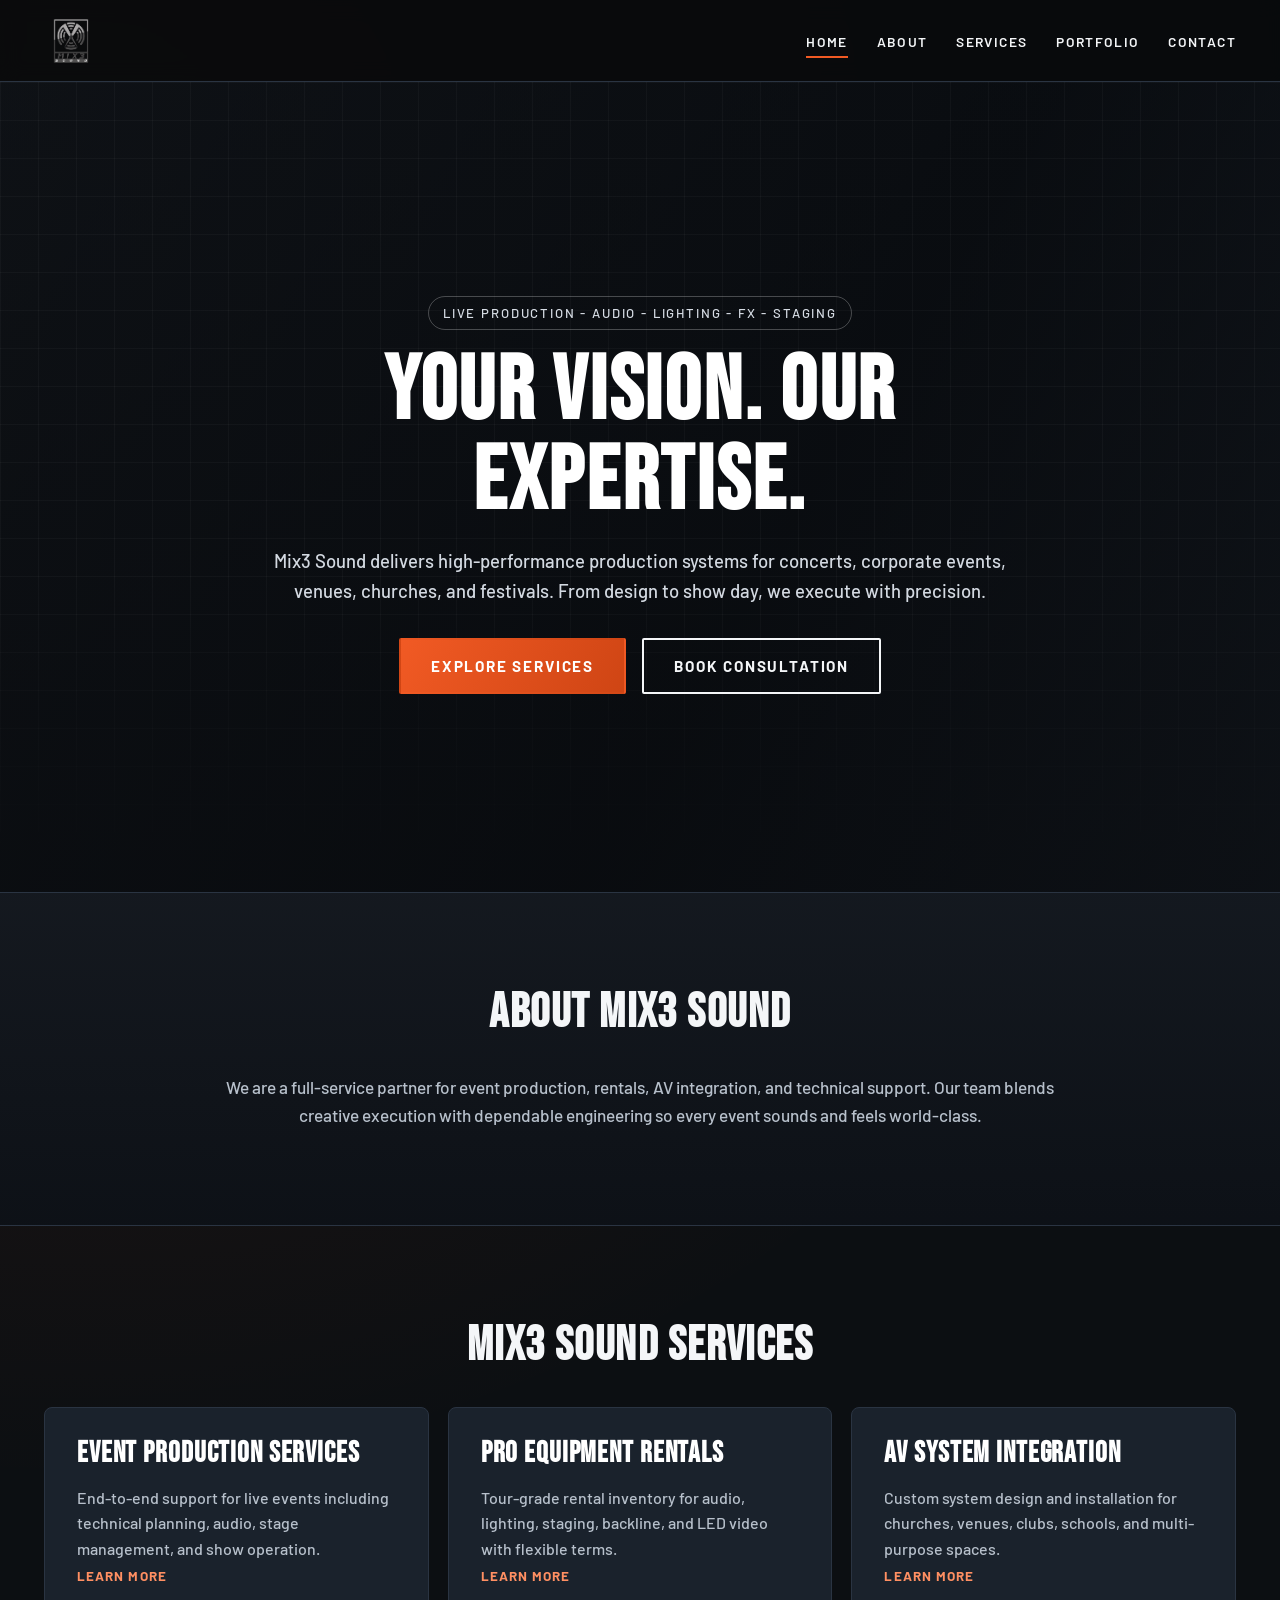
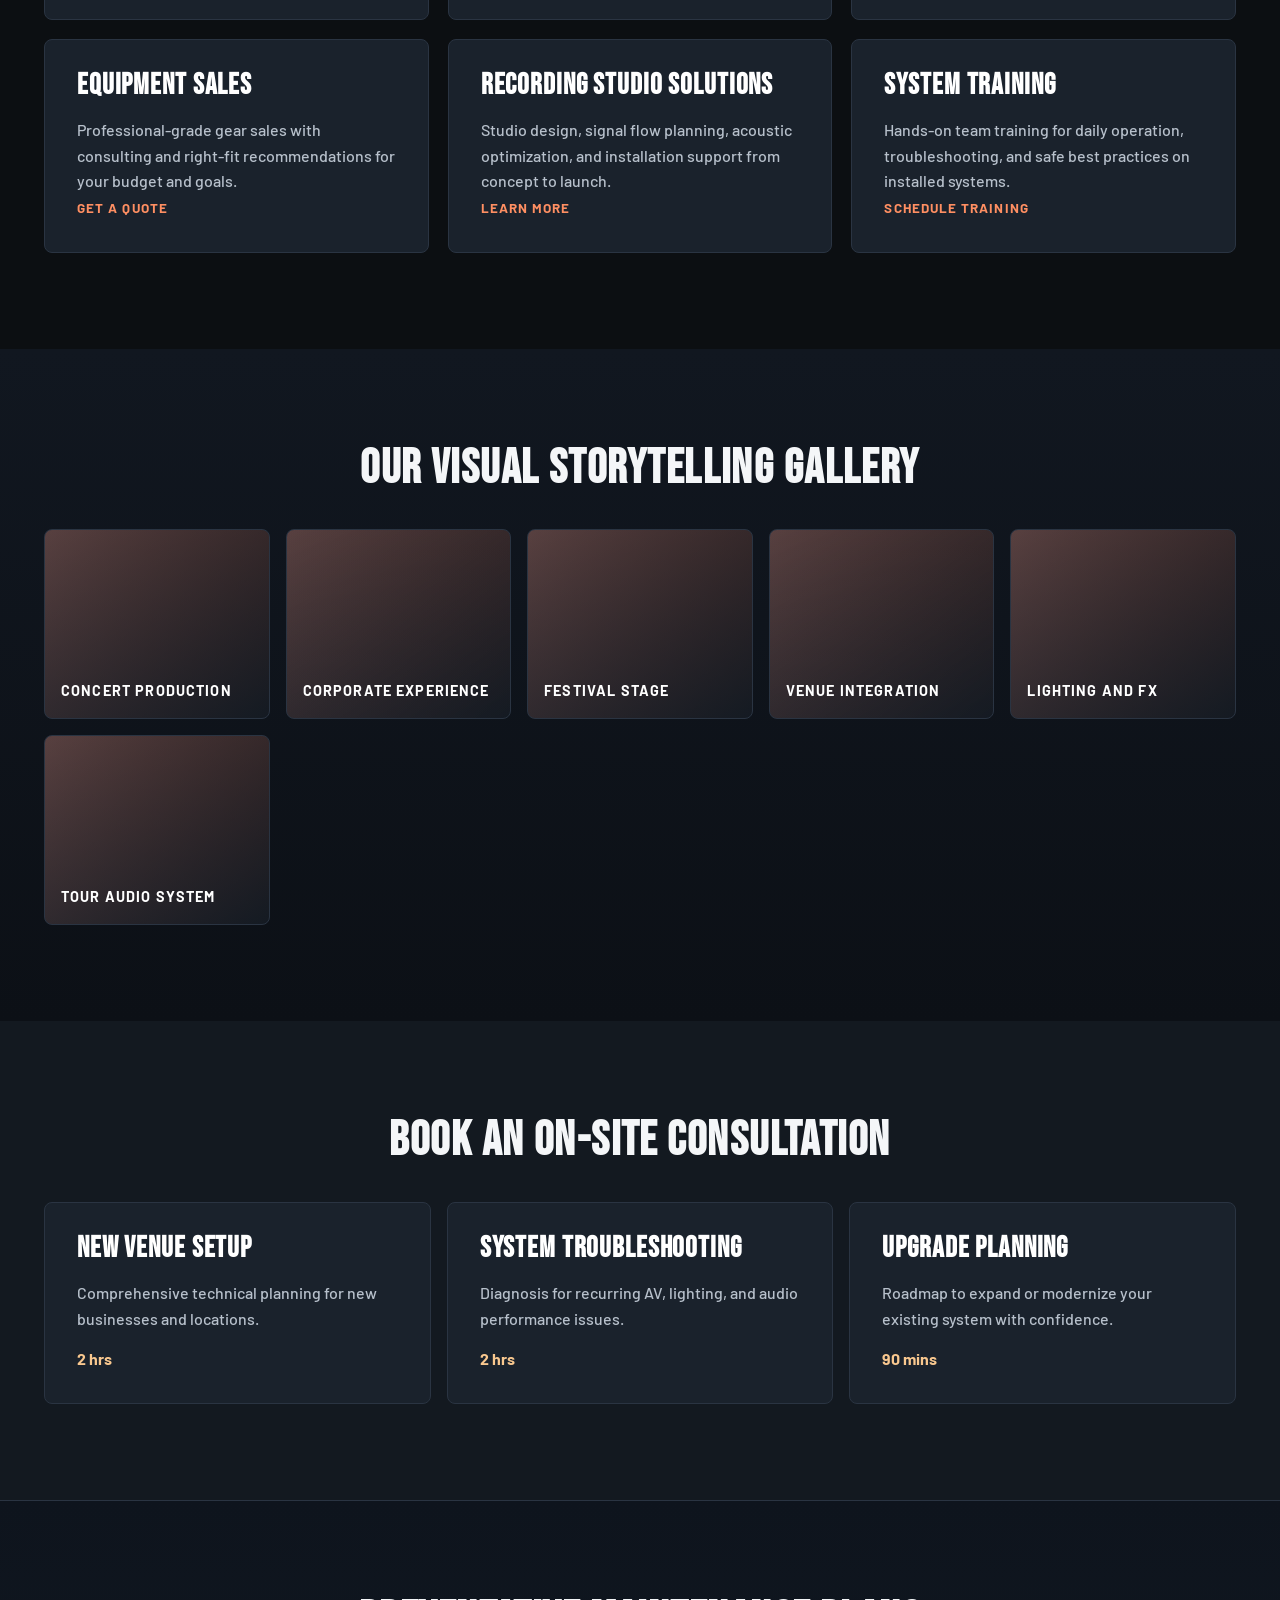
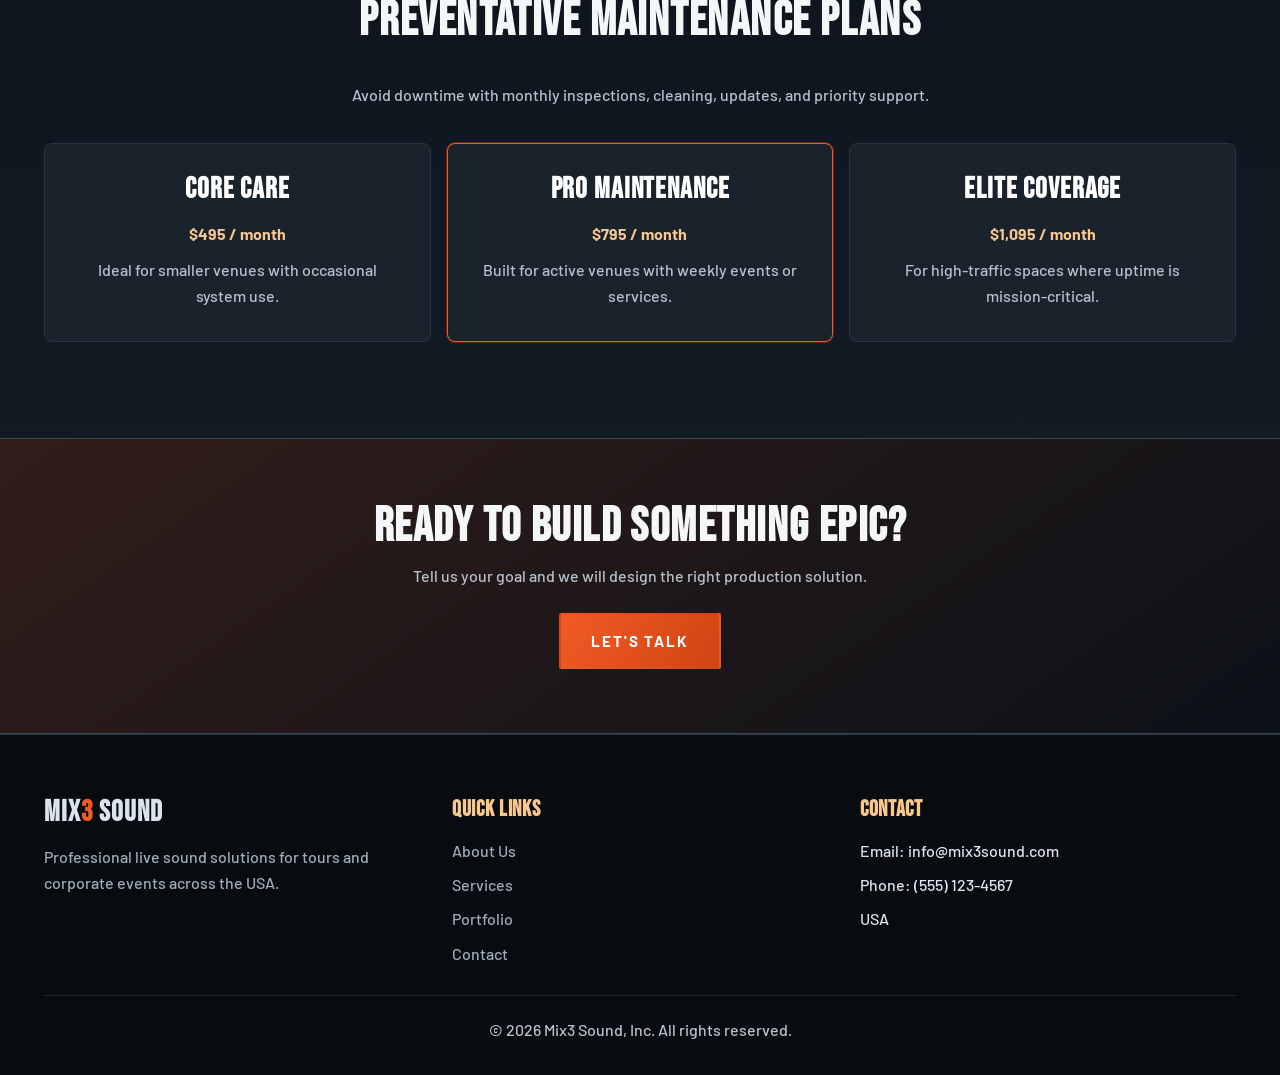
<file: index.html>
<!DOCTYPE html>
<html lang="en">
<head>
    <meta charset="UTF-8">
    <meta name="viewport" content="width=device-width, initial-scale=1.0">
    <meta name="description" content="Mix3 Sound, Inc. - Professional Live Sound for Tours and Corporate Events">
    <title>Mix3 Sound, Inc. | Professional Live Sound Solutions</title>
    <link rel="preconnect" href="https://fonts.googleapis.com">
    <link rel="preconnect" href="https://fonts.gstatic.com" crossorigin>
    <link href="https://fonts.googleapis.com/css2?family=Ubuntu:wght@400;500;700&display=swap" rel="stylesheet">
    <link rel="stylesheet" href="css/style.css">
    <link rel="stylesheet" href="css/responsive.css">
</head>
<body>
    <!-- Navigation -->
    <nav class="navbar">
        <div class="container">
            <div class="logo">
                <a href="index.html">
                    <img src="images/logo/mix3-logo.png" alt="Mix3 Sound, Inc." class="logo-img">
                </a>
            </div>
            <ul class="nav-menu">
                <li><a href="index.html" class="active">Home</a></li>
                <li><a href="about.html">About</a></li>
                <li><a href="services.html">Services</a></li>
                <li><a href="portfolio.html">Portfolio</a></li>
                <li><a href="contact.html">Contact</a></li>
            </ul>
            <div class="hamburger">
                <span></span>
                <span></span>
                <span></span>
            </div>
        </div>
    </nav>

    <!-- Hero Section -->
    <section class="hero">
        <div class="hero-overlay">
            <div class="container">
                <div class="hero-content">
                    <p class="hero-kicker">Live Production - Audio - Lighting - FX - Staging</p>
                    <h1 class="hero-title">Your Vision. Our Expertise.</h1>
                    <p class="hero-description">Mix3 Sound delivers high-performance production systems for concerts, corporate events, venues, churches, and festivals. From design to show day, we execute with precision.</p>
                    <div class="hero-buttons">
                        <a href="services.html" class="btn btn-primary">Explore Services</a>
                        <a href="contact.html" class="btn btn-secondary">Book Consultation</a>
                    </div>
                </div>
            </div>
        </div>
    </section>

    <!-- About Snapshot -->
    <section class="about-snapshot">
        <div class="container">
            <h2 class="section-title">About Mix3 Sound</h2>
            <p>We are a full-service partner for event production, rentals, AV integration, and technical support. Our team blends creative execution with dependable engineering so every event sounds and feels world-class.</p>
        </div>
    </section>

    <!-- Services Preview -->
    <section class="services-preview">
        <div class="container">
            <h2 class="section-title">Mix3 Sound Services</h2>
            <div class="services-grid">
                <div class="service-card">
                    <h3>Event Production Services</h3>
                    <p>End-to-end support for live events including technical planning, audio, stage management, and show operation.</p>
                    <a href="services.html" class="link-arrow">Learn More</a>
                </div>
                <div class="service-card">
                    <h3>Pro Equipment Rentals</h3>
                    <p>Tour-grade rental inventory for audio, lighting, staging, backline, and LED video with flexible terms.</p>
                    <a href="services.html" class="link-arrow">Learn More</a>
                </div>
                <div class="service-card">
                    <h3>AV System Integration</h3>
                    <p>Custom system design and installation for churches, venues, clubs, schools, and multi-purpose spaces.</p>
                    <a href="services.html" class="link-arrow">Learn More</a>
                </div>
                <div class="service-card">
                    <h3>Equipment Sales</h3>
                    <p>Professional-grade gear sales with consulting and right-fit recommendations for your budget and goals.</p>
                    <a href="contact.html" class="link-arrow">Get a Quote</a>
                </div>
                <div class="service-card">
                    <h3>Recording Studio Solutions</h3>
                    <p>Studio design, signal flow planning, acoustic optimization, and installation support from concept to launch.</p>
                    <a href="services.html" class="link-arrow">Learn More</a>
                </div>
                <div class="service-card">
                    <h3>System Training</h3>
                    <p>Hands-on team training for daily operation, troubleshooting, and safe best practices on installed systems.</p>
                    <a href="contact.html" class="link-arrow">Schedule Training</a>
                </div>
            </div>
        </div>
    </section>

    <!-- Visual Story -->
    <section class="visual-story">
        <div class="container">
            <h2 class="section-title">Our Visual Storytelling Gallery</h2>
            <div class="gallery-grid">
                <div class="gallery-card"><span>Concert Production</span></div>
                <div class="gallery-card"><span>Corporate Experience</span></div>
                <div class="gallery-card"><span>Festival Stage</span></div>
                <div class="gallery-card"><span>Venue Integration</span></div>
                <div class="gallery-card"><span>Lighting and FX</span></div>
                <div class="gallery-card"><span>Tour Audio System</span></div>
            </div>
        </div>
    </section>

    <!-- Consultation Section -->
    <section class="consultation-section">
        <div class="container">
            <h2 class="section-title">Book an On-Site Consultation</h2>
            <div class="consultation-grid">
                <article class="consultation-card">
                    <h3>New Venue Setup</h3>
                    <p>Comprehensive technical planning for new businesses and locations.</p>
                    <p class="meta">2 hrs</p>
                </article>
                <article class="consultation-card">
                    <h3>System Troubleshooting</h3>
                    <p>Diagnosis for recurring AV, lighting, and audio performance issues.</p>
                    <p class="meta">2 hrs</p>
                </article>
                <article class="consultation-card">
                    <h3>Upgrade Planning</h3>
                    <p>Roadmap to expand or modernize your existing system with confidence.</p>
                    <p class="meta">90 mins</p>
                </article>
            </div>
        </div>
    </section>

    <!-- Maintenance Plans -->
    <section class="maintenance-section">
        <div class="container">
            <h2 class="section-title">Preventative Maintenance Plans</h2>
            <p class="section-intro">Avoid downtime with monthly inspections, cleaning, updates, and priority support.</p>
            <div class="plan-grid">
                <div class="plan-card">
                    <h3>Core Care</h3>
                    <p class="plan-price">$495 / month</p>
                    <p>Ideal for smaller venues with occasional system use.</p>
                </div>
                <div class="plan-card featured">
                    <h3>Pro Maintenance</h3>
                    <p class="plan-price">$795 / month</p>
                    <p>Built for active venues with weekly events or services.</p>
                </div>
                <div class="plan-card">
                    <h3>Elite Coverage</h3>
                    <p class="plan-price">$1,095 / month</p>
                    <p>For high-traffic spaces where uptime is mission-critical.</p>
                </div>
            </div>
        </div>
    </section>

    <!-- CTA Section -->
    <section class="cta-section">
        <div class="container">
            <h2>Ready to Build Something Epic?</h2>
            <p>Tell us your goal and we will design the right production solution.</p>
            <a href="contact.html" class="btn btn-primary">Let's Talk</a>
        </div>
    </section>

    <!-- Footer -->
    <footer class="footer">
        <div class="container">
            <div class="footer-content">
                <div class="footer-col">
                    <h3>MIX<span class="highlight">3</span> SOUND</h3>
                    <p>Professional live sound solutions for tours and corporate events across the USA.</p>
                </div>
                <div class="footer-col">
                    <h4>Quick Links</h4>
                    <ul>
                        <li><a href="about.html">About Us</a></li>
                        <li><a href="services.html">Services</a></li>
                        <li><a href="portfolio.html">Portfolio</a></li>
                        <li><a href="contact.html">Contact</a></li>
                    </ul>
                </div>
                <div class="footer-col">
                    <h4>Contact</h4>
                    <ul>
                        <li>Email: info@mix3sound.com</li>
                        <li>Phone: (555) 123-4567</li>
                        <li>USA</li>
                    </ul>
                </div>
            </div>
            <div class="footer-bottom">
                <p>&copy; 2026 Mix3 Sound, Inc. All rights reserved.</p>
            </div>
        </div>
    </footer>

    <!-- Mobile Menu Script -->
    <script>
        const hamburger = document.querySelector('.hamburger');
        const navMenu = document.querySelector('.nav-menu');

        hamburger.addEventListener('click', () => {
            hamburger.classList.toggle('active');
            navMenu.classList.toggle('active');
        });

        document.querySelectorAll('.nav-menu a').forEach(link => {
            link.addEventListener('click', () => {
                hamburger.classList.remove('active');
                navMenu.classList.remove('active');
            });
        });
    </script>
</body>
</html>
</file>
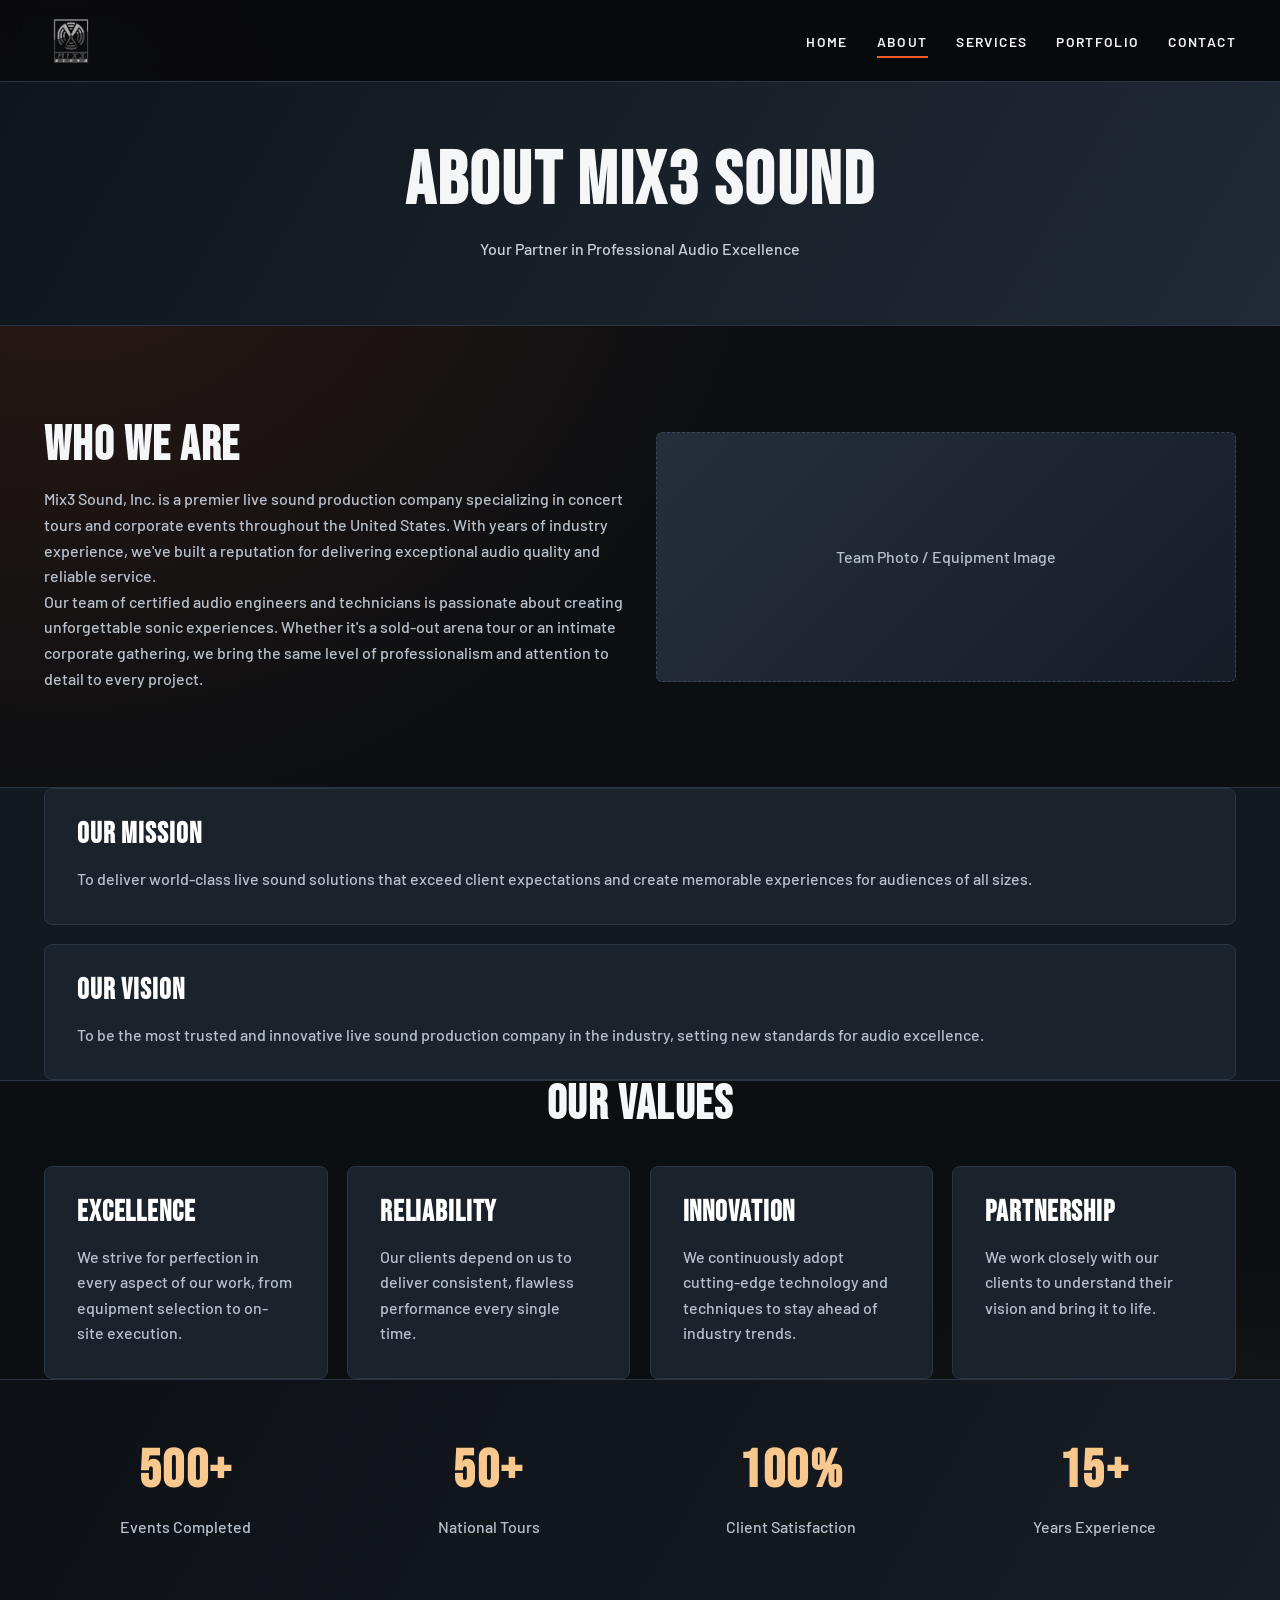
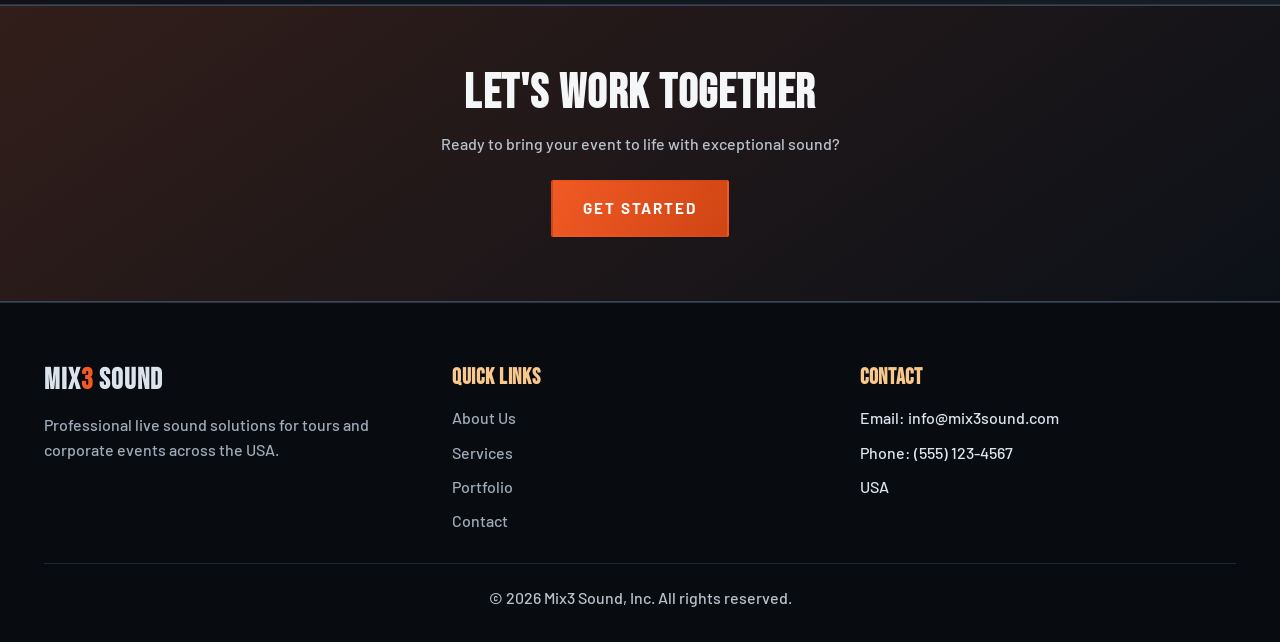
<file: about.html>
<!DOCTYPE html>
<html lang="en">
<head>
    <meta charset="UTF-8">
    <meta name="viewport" content="width=device-width, initial-scale=1.0">
    <meta name="description" content="Learn about Mix3 Sound, Inc. - Your trusted partner for professional live sound">
    <title>About Us | Mix3 Sound, Inc.</title>
    <link rel="preconnect" href="https://fonts.googleapis.com">
    <link rel="preconnect" href="https://fonts.gstatic.com" crossorigin>
    <link href="https://fonts.googleapis.com/css2?family=Ubuntu:wght@400;500;700&display=swap" rel="stylesheet">
    <link rel="stylesheet" href="css/style.css">
    <link rel="stylesheet" href="css/responsive.css">
</head>
<body>
    <!-- Navigation -->
    <nav class="navbar">
        <div class="container">
            <div class="logo">
                <a href="index.html">
                    <img src="images/logo/mix3-logo.png" alt="Mix3 Sound, Inc." class="logo-img">
                </a>
            </div>
            <ul class="nav-menu">
                <li><a href="index.html">Home</a></li>
                <li><a href="about.html" class="active">About</a></li>
                <li><a href="services.html">Services</a></li>
                <li><a href="portfolio.html">Portfolio</a></li>
                <li><a href="contact.html">Contact</a></li>
            </ul>
            <div class="hamburger">
                <span></span>
                <span></span>
                <span></span>
            </div>
        </div>
    </nav>

    <!-- Page Header -->
    <section class="page-header">
        <div class="container">
            <h1>About Mix3 Sound</h1>
            <p>Your Partner in Professional Audio Excellence</p>
        </div>
    </section>

    <!-- About Content -->
    <section class="about-content">
        <div class="container">
            <div class="about-grid">
                <div class="about-text">
                    <h2>Who We Are</h2>
                    <p>Mix3 Sound, Inc. is a premier live sound production company specializing in concert tours and corporate events throughout the United States. With years of industry experience, we've built a reputation for delivering exceptional audio quality and reliable service.</p>
                    <p>Our team of certified audio engineers and technicians is passionate about creating unforgettable sonic experiences. Whether it's a sold-out arena tour or an intimate corporate gathering, we bring the same level of professionalism and attention to detail to every project.</p>
                </div>
                <div class="about-image">
                    <div class="placeholder-image">
                        <!-- Add your image here -->
                        <p>Team Photo / Equipment Image</p>
                    </div>
                </div>
            </div>
        </div>
    </section>

    <!-- Mission & Vision -->
    <section class="mission-vision">
        <div class="container">
            <div class="mv-grid">
                <div class="mv-card">
                    <h3>Our Mission</h3>
                    <p>To deliver world-class live sound solutions that exceed client expectations and create memorable experiences for audiences of all sizes.</p>
                </div>
                <div class="mv-card">
                    <h3>Our Vision</h3>
                    <p>To be the most trusted and innovative live sound production company in the industry, setting new standards for audio excellence.</p>
                </div>
            </div>
        </div>
    </section>

    <!-- Values -->
    <section class="values">
        <div class="container">
            <h2 class="section-title">Our Values</h2>
            <div class="values-grid">
                <div class="value-card">
                    <h3>Excellence</h3>
                    <p>We strive for perfection in every aspect of our work, from equipment selection to on-site execution.</p>
                </div>
                <div class="value-card">
                    <h3>Reliability</h3>
                    <p>Our clients depend on us to deliver consistent, flawless performance every single time.</p>
                </div>
                <div class="value-card">
                    <h3>Innovation</h3>
                    <p>We continuously adopt cutting-edge technology and techniques to stay ahead of industry trends.</p>
                </div>
                <div class="value-card">
                    <h3>Partnership</h3>
                    <p>We work closely with our clients to understand their vision and bring it to life.</p>
                </div>
            </div>
        </div>
    </section>

    <!-- Stats -->
    <section class="stats-section">
        <div class="container">
            <div class="stats-grid">
                <div class="stat-card">
                    <h3 class="stat-number">500+</h3>
                    <p>Events Completed</p>
                </div>
                <div class="stat-card">
                    <h3 class="stat-number">50+</h3>
                    <p>National Tours</p>
                </div>
                <div class="stat-card">
                    <h3 class="stat-number">100%</h3>
                    <p>Client Satisfaction</p>
                </div>
                <div class="stat-card">
                    <h3 class="stat-number">15+</h3>
                    <p>Years Experience</p>
                </div>
            </div>
        </div>
    </section>

    <!-- CTA Section -->
    <section class="cta-section">
        <div class="container">
            <h2>Let's Work Together</h2>
            <p>Ready to bring your event to life with exceptional sound?</p>
            <a href="contact.html" class="btn btn-primary">Get Started</a>
        </div>
    </section>

    <!-- Footer -->
    <footer class="footer">
        <div class="container">
            <div class="footer-content">
                <div class="footer-col">
                    <h3>MIX<span class="highlight">3</span> SOUND</h3>
                    <p>Professional live sound solutions for tours and corporate events across the USA.</p>
                </div>
                <div class="footer-col">
                    <h4>Quick Links</h4>
                    <ul>
                        <li><a href="about.html">About Us</a></li>
                        <li><a href="services.html">Services</a></li>
                        <li><a href="portfolio.html">Portfolio</a></li>
                        <li><a href="contact.html">Contact</a></li>
                    </ul>
                </div>
                <div class="footer-col">
                    <h4>Contact</h4>
                    <ul>
                        <li>Email: info@mix3sound.com</li>
                        <li>Phone: (555) 123-4567</li>
                        <li>USA</li>
                    </ul>
                </div>
            </div>
            <div class="footer-bottom">
                <p>&copy; 2026 Mix3 Sound, Inc. All rights reserved.</p>
            </div>
        </div>
    </footer>

    <!-- Mobile Menu Script -->
    <script>
        const hamburger = document.querySelector('.hamburger');
        const navMenu = document.querySelector('.nav-menu');

        hamburger.addEventListener('click', () => {
            hamburger.classList.toggle('active');
            navMenu.classList.toggle('active');
        });

        document.querySelectorAll('.nav-menu a').forEach(link => {
            link.addEventListener('click', () => {
                hamburger.classList.remove('active');
                navMenu.classList.remove('active');
            });
        });
    </script>
</body>
</html>
</file>
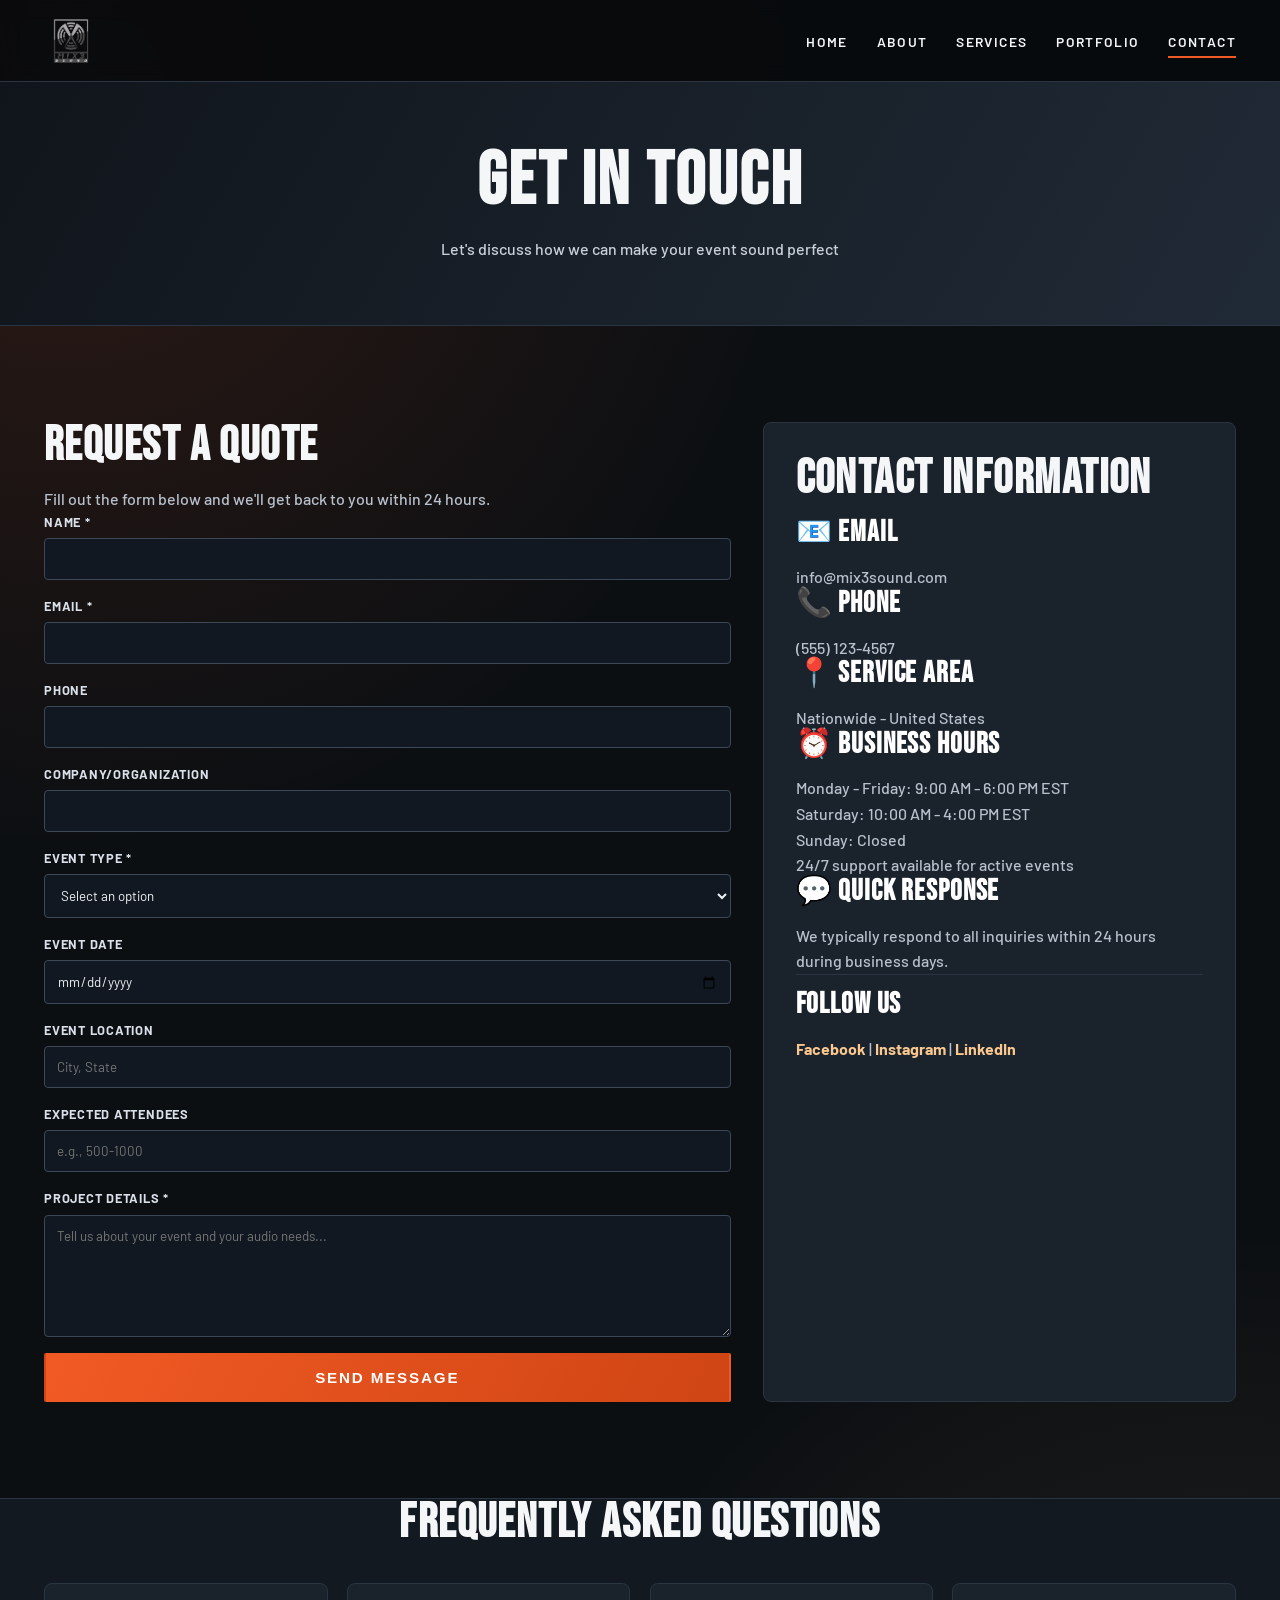
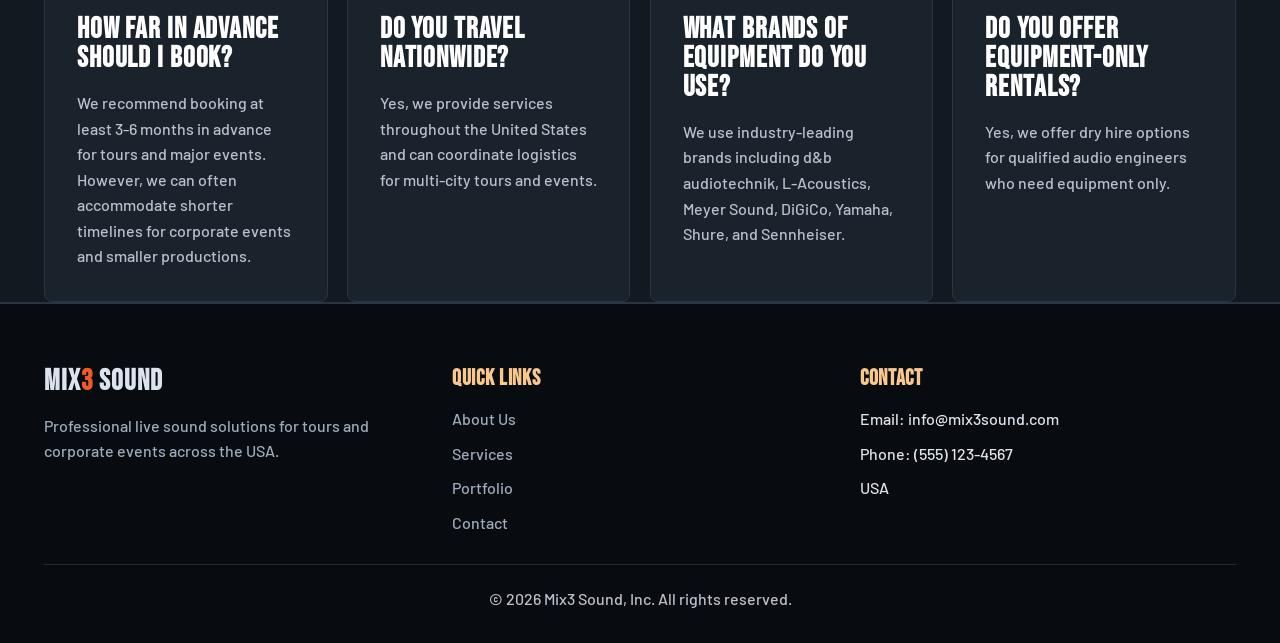
<file: contact.html>
<!DOCTYPE html>
<html lang="en">
<head>
    <meta charset="UTF-8">
    <meta name="viewport" content="width=device-width, initial-scale=1.0">
    <meta name="description" content="Contact Mix3 Sound for professional live sound services">
    <title>Contact Us | Mix3 Sound, Inc.</title>
    <link rel="preconnect" href="https://fonts.googleapis.com">
    <link rel="preconnect" href="https://fonts.gstatic.com" crossorigin>
    <link href="https://fonts.googleapis.com/css2?family=Ubuntu:wght@400;500;700&display=swap" rel="stylesheet">
    <link rel="stylesheet" href="css/style.css">
    <link rel="stylesheet" href="css/responsive.css">
</head>
<body>
    <!-- Navigation -->
    <nav class="navbar">
        <div class="container">
            <div class="logo">
                <a href="index.html">
                    <img src="images/logo/mix3-logo.png" alt="Mix3 Sound, Inc." class="logo-img">
                </a>
            </div>
            <ul class="nav-menu">
                <li><a href="index.html">Home</a></li>
                <li><a href="about.html">About</a></li>
                <li><a href="services.html">Services</a></li>
                <li><a href="portfolio.html">Portfolio</a></li>
                <li><a href="contact.html" class="active">Contact</a></li>
            </ul>
            <div class="hamburger">
                <span></span>
                <span></span>
                <span></span>
            </div>
        </div>
    </nav>

    <!-- Page Header -->
    <section class="page-header">
        <div class="container">
            <h1>Get In Touch</h1>
            <p>Let's discuss how we can make your event sound perfect</p>
        </div>
    </section>

    <!-- Contact Section -->
    <section class="contact-section">
        <div class="container">
            <div class="contact-grid">
                
                <!-- Contact Form -->
                <div class="contact-form-container">
                    <h2>Request a Quote</h2>
                    <p>Fill out the form below and we'll get back to you within 24 hours.</p>
                    
                    <form class="contact-form" id="contactForm">
                        <div class="form-group">
                            <label for="name">Name *</label>
                            <input type="text" id="name" name="name" required>
                        </div>

                        <div class="form-group">
                            <label for="email">Email *</label>
                            <input type="email" id="email" name="email" required>
                        </div>

                        <div class="form-group">
                            <label for="phone">Phone</label>
                            <input type="tel" id="phone" name="phone">
                        </div>

                        <div class="form-group">
                            <label for="company">Company/Organization</label>
                            <input type="text" id="company" name="company">
                        </div>

                        <div class="form-group">
                            <label for="event-type">Event Type *</label>
                            <select id="event-type" name="event-type" required>
                                <option value="">Select an option</option>
                                <option value="tour">Concert Tour</option>
                                <option value="corporate">Corporate Event</option>
                                <option value="festival">Festival</option>
                                <option value="other">Other</option>
                            </select>
                        </div>

                        <div class="form-group">
                            <label for="date">Event Date</label>
                            <input type="date" id="date" name="date">
                        </div>

                        <div class="form-group">
                            <label for="location">Event Location</label>
                            <input type="text" id="location" name="location" placeholder="City, State">
                        </div>

                        <div class="form-group">
                            <label for="attendees">Expected Attendees</label>
                            <input type="text" id="attendees" name="attendees" placeholder="e.g., 500-1000">
                        </div>

                        <div class="form-group">
                            <label for="message">Project Details *</label>
                            <textarea id="message" name="message" rows="6" required placeholder="Tell us about your event and your audio needs..."></textarea>
                        </div>

                        <button type="submit" class="btn btn-primary">Send Message</button>
                    </form>

                    <div id="form-message" class="form-message"></div>
                </div>

                <!-- Contact Info -->
                <div class="contact-info">
                    <h2>Contact Information</h2>
                    
                    <div class="contact-info-item">
                        <h3>📧 Email</h3>
                        <p><a href="mailto:info@mix3sound.com">info@mix3sound.com</a></p>
                    </div>

                    <div class="contact-info-item">
                        <h3>📞 Phone</h3>
                        <p><a href="tel:5551234567">(555) 123-4567</a></p>
                    </div>

                    <div class="contact-info-item">
                        <h3>📍 Service Area</h3>
                        <p>Nationwide - United States</p>
                    </div>

                    <div class="contact-info-item">
                        <h3>⏰ Business Hours</h3>
                        <p>Monday - Friday: 9:00 AM - 6:00 PM EST<br>
                        Saturday: 10:00 AM - 4:00 PM EST<br>
                        Sunday: Closed</p>
                        <p class="small-text">24/7 support available for active events</p>
                    </div>

                    <div class="contact-info-item">
                        <h3>💬 Quick Response</h3>
                        <p>We typically respond to all inquiries within 24 hours during business days.</p>
                    </div>

                    <div class="contact-info-item social-links">
                        <h3>Follow Us</h3>
                        <p>
                            <!-- Add your social media links here -->
                            <a href="#" class="social-link">Facebook</a> | 
                            <a href="#" class="social-link">Instagram</a> | 
                            <a href="#" class="social-link">LinkedIn</a>
                        </p>
                    </div>
                </div>

            </div>
        </div>
    </section>

    <!-- FAQ Section -->
    <section class="faq-section">
        <div class="container">
            <h2 class="section-title">Frequently Asked Questions</h2>
            <div class="faq-grid">
                <div class="faq-item">
                    <h3>How far in advance should I book?</h3>
                    <p>We recommend booking at least 3-6 months in advance for tours and major events. However, we can often accommodate shorter timelines for corporate events and smaller productions.</p>
                </div>
                <div class="faq-item">
                    <h3>Do you travel nationwide?</h3>
                    <p>Yes, we provide services throughout the United States and can coordinate logistics for multi-city tours and events.</p>
                </div>
                <div class="faq-item">
                    <h3>What brands of equipment do you use?</h3>
                    <p>We use industry-leading brands including d&b audiotechnik, L-Acoustics, Meyer Sound, DiGiCo, Yamaha, Shure, and Sennheiser.</p>
                </div>
                <div class="faq-item">
                    <h3>Do you offer equipment-only rentals?</h3>
                    <p>Yes, we offer dry hire options for qualified audio engineers who need equipment only.</p>
                </div>
            </div>
        </div>
    </section>

    <!-- Footer -->
    <footer class="footer">
        <div class="container">
            <div class="footer-content">
                <div class="footer-col">
                    <h3>MIX<span class="highlight">3</span> SOUND</h3>
                    <p>Professional live sound solutions for tours and corporate events across the USA.</p>
                </div>
                <div class="footer-col">
                    <h4>Quick Links</h4>
                    <ul>
                        <li><a href="about.html">About Us</a></li>
                        <li><a href="services.html">Services</a></li>
                        <li><a href="portfolio.html">Portfolio</a></li>
                        <li><a href="contact.html">Contact</a></li>
                    </ul>
                </div>
                <div class="footer-col">
                    <h4>Contact</h4>
                    <ul>
                        <li>Email: info@mix3sound.com</li>
                        <li>Phone: (555) 123-4567</li>
                        <li>USA</li>
                    </ul>
                </div>
            </div>
            <div class="footer-bottom">
                <p>&copy; 2026 Mix3 Sound, Inc. All rights reserved.</p>
            </div>
        </div>
    </footer>

    <!-- Mobile Menu & Form Script -->
    <script>
        const hamburger = document.querySelector('.hamburger');
        const navMenu = document.querySelector('.nav-menu');

        hamburger.addEventListener('click', () => {
            hamburger.classList.toggle('active');
            navMenu.classList.toggle('active');
        });

        document.querySelectorAll('.nav-menu a').forEach(link => {
            link.addEventListener('click', () => {
                hamburger.classList.remove('active');
                navMenu.classList.remove('active');
            });
        });

        // Contact Form Handler
        document.getElementById('contactForm').addEventListener('submit', function(e) {
            e.preventDefault();
            
            const messageDiv = document.getElementById('form-message');
            messageDiv.innerHTML = '<p class="success-message">Thank you for your message! We will get back to you within 24 hours.</p>';
            messageDiv.style.display = 'block';
            
            // Reset form
            this.reset();
            
            // Hide message after 5 seconds
            setTimeout(() => {
                messageDiv.style.display = 'none';
            }, 5000);
        });
    </script>
</body>
</html>
</file>
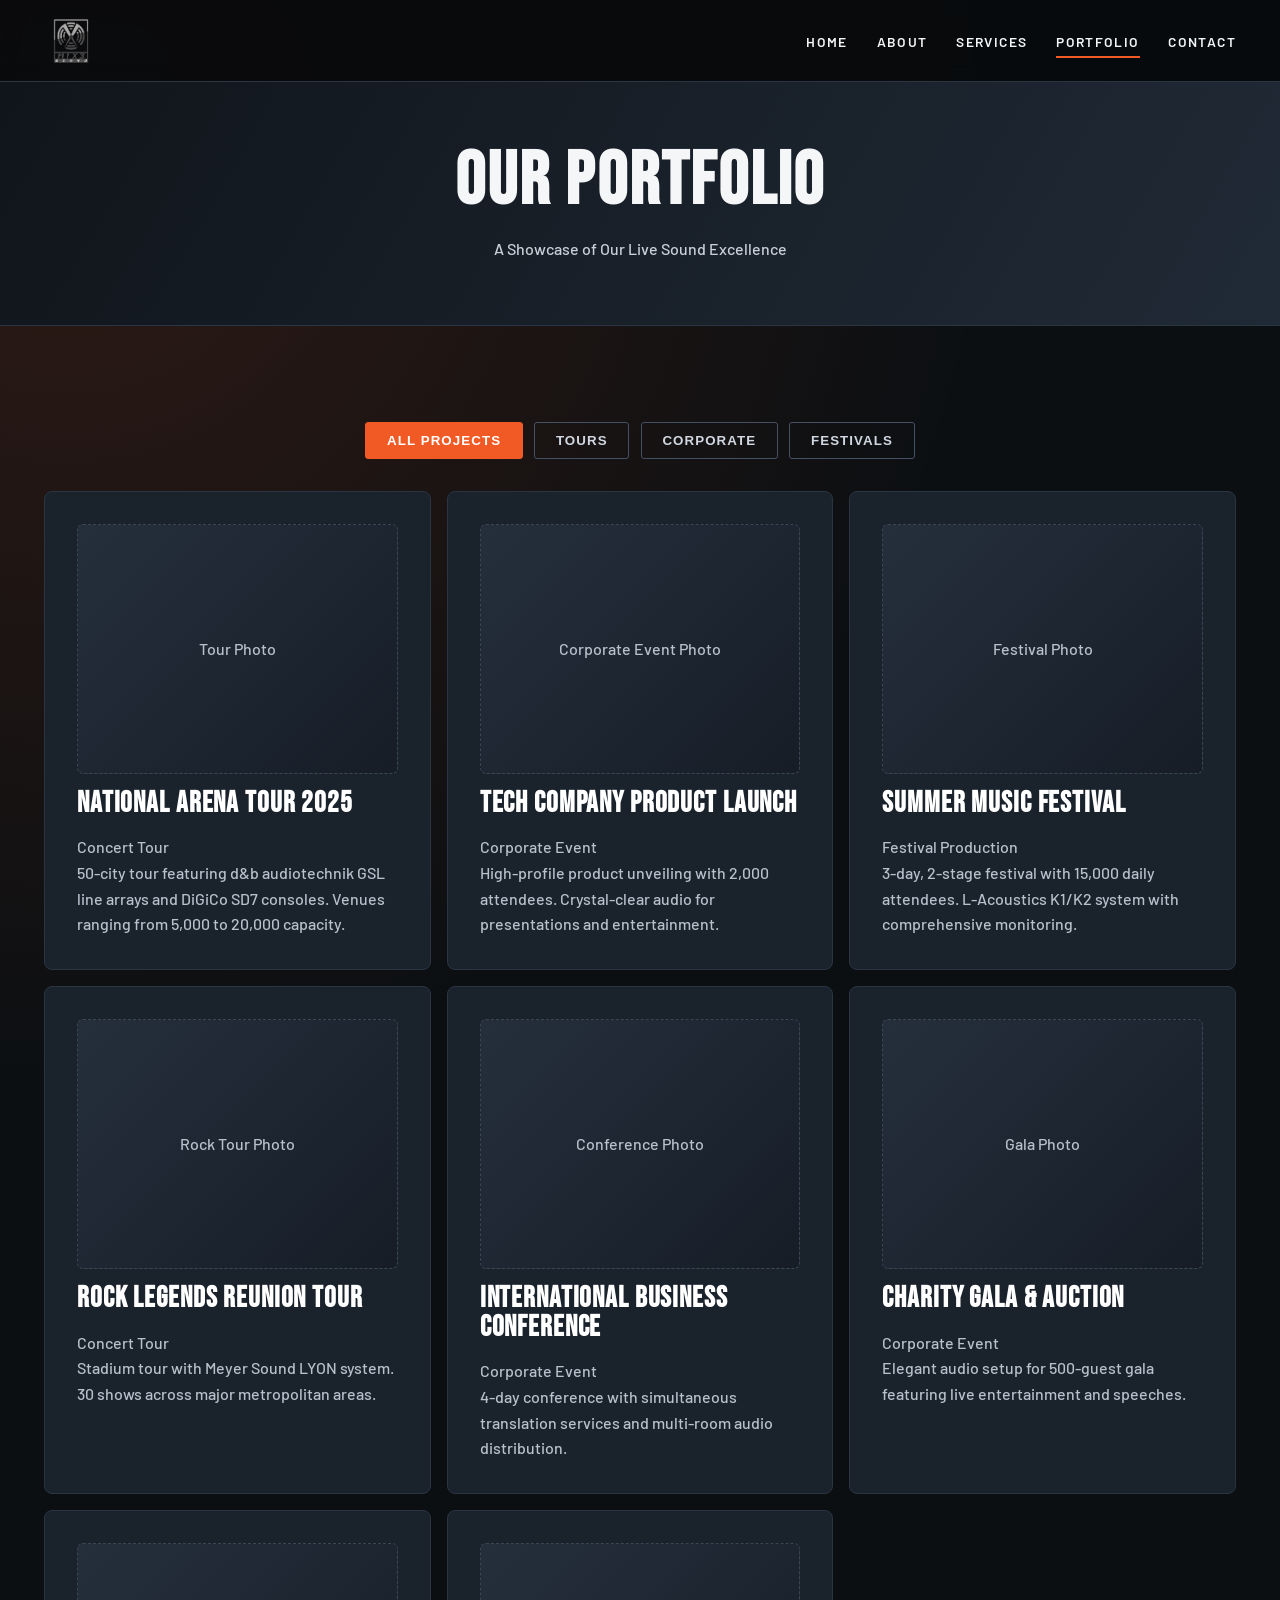
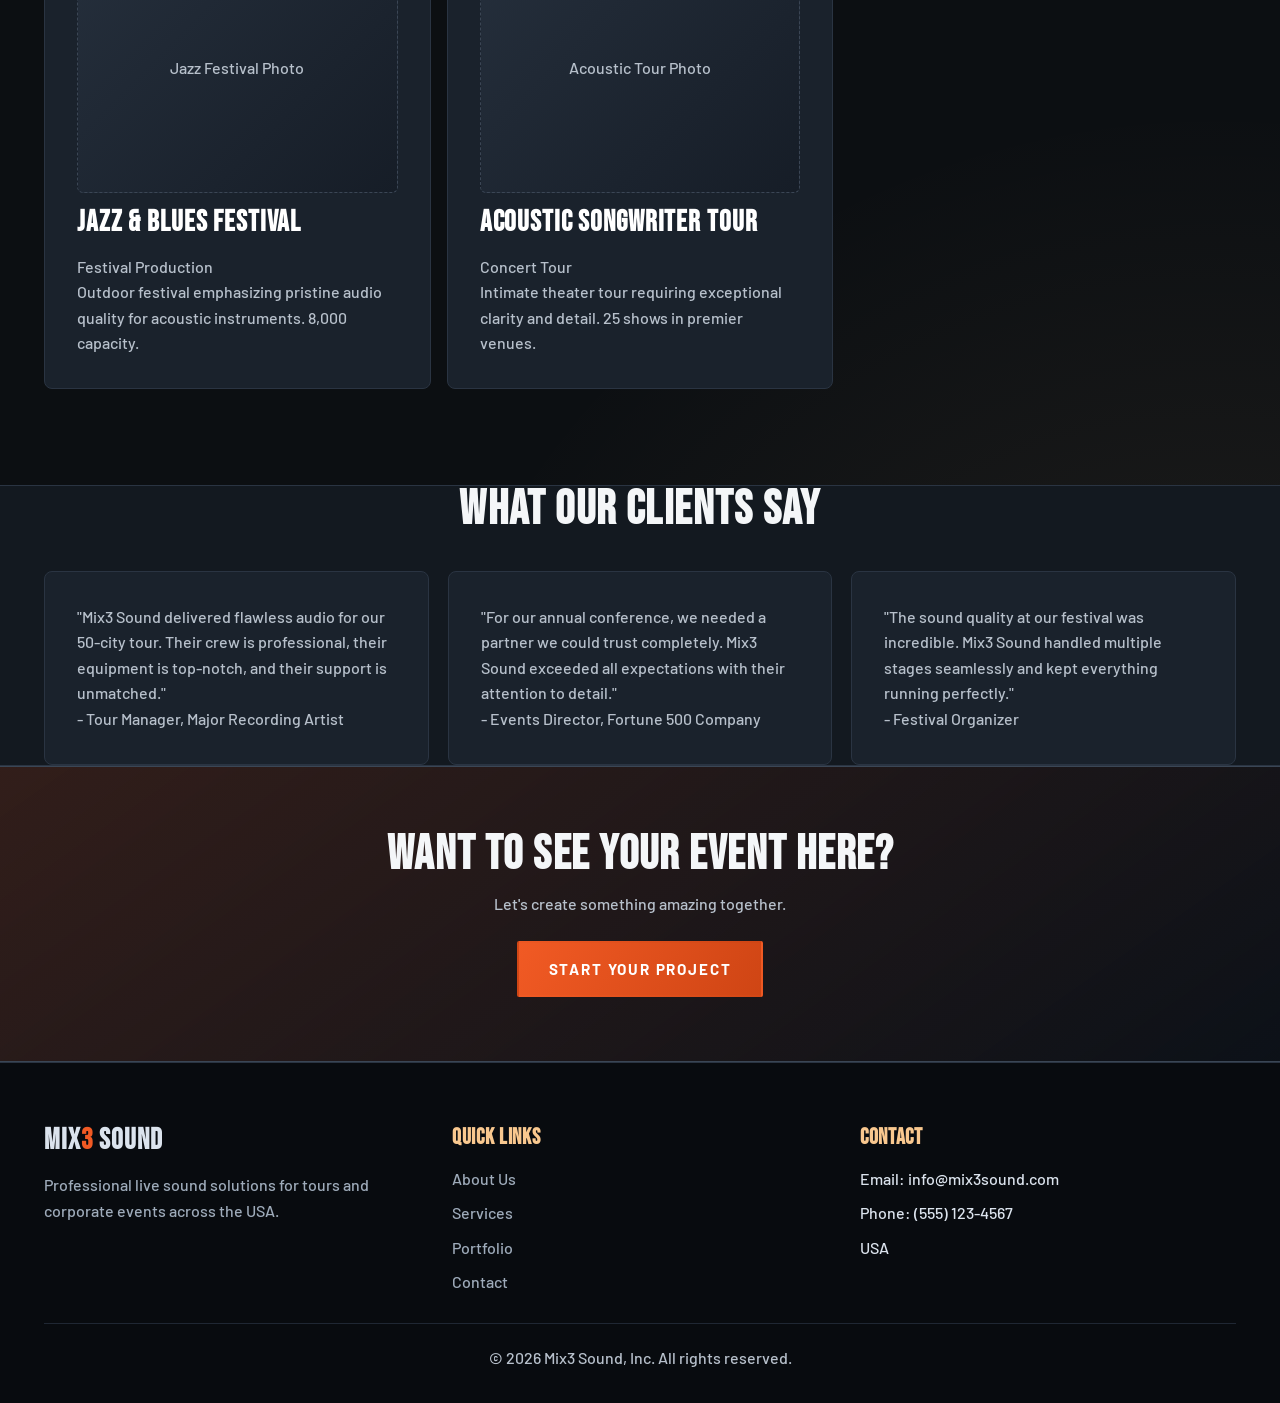
<file: portfolio.html>
<!DOCTYPE html>
<html lang="en">
<head>
    <meta charset="UTF-8">
    <meta name="viewport" content="width=device-width, initial-scale=1.0">
    <meta name="description" content="Portfolio of Mix3 Sound's live sound production work">
    <title>Portfolio | Mix3 Sound, Inc.</title>
    <link rel="preconnect" href="https://fonts.googleapis.com">
    <link rel="preconnect" href="https://fonts.gstatic.com" crossorigin>
    <link href="https://fonts.googleapis.com/css2?family=Ubuntu:wght@400;500;700&display=swap" rel="stylesheet">
    <link rel="stylesheet" href="css/style.css">
    <link rel="stylesheet" href="css/responsive.css">
</head>
<body>
    <!-- Navigation -->
    <nav class="navbar">
        <div class="container">
            <div class="logo">
                <a href="index.html">
                    <img src="images/logo/mix3-logo.png" alt="Mix3 Sound, Inc." class="logo-img">
                </a>
            </div>
            <ul class="nav-menu">
                <li><a href="index.html">Home</a></li>
                <li><a href="about.html">About</a></li>
                <li><a href="services.html">Services</a></li>
                <li><a href="portfolio.html" class="active">Portfolio</a></li>
                <li><a href="contact.html">Contact</a></li>
            </ul>
            <div class="hamburger">
                <span></span>
                <span></span>
                <span></span>
            </div>
        </div>
    </nav>

    <!-- Page Header -->
    <section class="page-header">
        <div class="container">
            <h1>Our Portfolio</h1>
            <p>A Showcase of Our Live Sound Excellence</p>
        </div>
    </section>

    <!-- Portfolio Filter -->
    <section class="portfolio-section">
        <div class="container">
            <div class="portfolio-filters">
                <button class="filter-btn active" data-filter="all">All Projects</button>
                <button class="filter-btn" data-filter="tours">Tours</button>
                <button class="filter-btn" data-filter="corporate">Corporate</button>
                <button class="filter-btn" data-filter="festivals">Festivals</button>
            </div>

            <!-- Portfolio Grid -->
            <div class="portfolio-grid">
                
                <!-- Project 1 -->
                <div class="portfolio-item" data-category="tours">
                    <div class="portfolio-image">
                        <div class="placeholder-image">
                            <p>Tour Photo</p>
                        </div>
                    </div>
                    <div class="portfolio-info">
                        <h3>National Arena Tour 2025</h3>
                        <p class="portfolio-category">Concert Tour</p>
                        <p>50-city tour featuring d&b audiotechnik GSL line arrays and DiGiCo SD7 consoles. Venues ranging from 5,000 to 20,000 capacity.</p>
                    </div>
                </div>

                <!-- Project 2 -->
                <div class="portfolio-item" data-category="corporate">
                    <div class="portfolio-image">
                        <div class="placeholder-image">
                            <p>Corporate Event Photo</p>
                        </div>
                    </div>
                    <div class="portfolio-info">
                        <h3>Tech Company Product Launch</h3>
                        <p class="portfolio-category">Corporate Event</p>
                        <p>High-profile product unveiling with 2,000 attendees. Crystal-clear audio for presentations and entertainment.</p>
                    </div>
                </div>

                <!-- Project 3 -->
                <div class="portfolio-item" data-category="festivals">
                    <div class="portfolio-image">
                        <div class="placeholder-image">
                            <p>Festival Photo</p>
                        </div>
                    </div>
                    <div class="portfolio-info">
                        <h3>Summer Music Festival</h3>
                        <p class="portfolio-category">Festival Production</p>
                        <p>3-day, 2-stage festival with 15,000 daily attendees. L-Acoustics K1/K2 system with comprehensive monitoring.</p>
                    </div>
                </div>

                <!-- Project 4 -->
                <div class="portfolio-item" data-category="tours">
                    <div class="portfolio-image">
                        <div class="placeholder-image">
                            <p>Rock Tour Photo</p>
                        </div>
                    </div>
                    <div class="portfolio-info">
                        <h3>Rock Legends Reunion Tour</h3>
                        <p class="portfolio-category">Concert Tour</p>
                        <p>Stadium tour with Meyer Sound LYON system. 30 shows across major metropolitan areas.</p>
                    </div>
                </div>

                <!-- Project 5 -->
                <div class="portfolio-item" data-category="corporate">
                    <div class="portfolio-image">
                        <div class="placeholder-image">
                            <p>Conference Photo</p>
                        </div>
                    </div>
                    <div class="portfolio-info">
                        <h3>International Business Conference</h3>
                        <p class="portfolio-category">Corporate Event</p>
                        <p>4-day conference with simultaneous translation services and multi-room audio distribution.</p>
                    </div>
                </div>

                <!-- Project 6 -->
                <div class="portfolio-item" data-category="corporate">
                    <div class="portfolio-image">
                        <div class="placeholder-image">
                            <p>Gala Photo</p>
                        </div>
                    </div>
                    <div class="portfolio-info">
                        <h3>Charity Gala & Auction</h3>
                        <p class="portfolio-category">Corporate Event</p>
                        <p>Elegant audio setup for 500-guest gala featuring live entertainment and speeches.</p>
                    </div>
                </div>

                <!-- Project 7 -->
                <div class="portfolio-item" data-category="festivals">
                    <div class="portfolio-image">
                        <div class="placeholder-image">
                            <p>Jazz Festival Photo</p>
                        </div>
                    </div>
                    <div class="portfolio-info">
                        <h3>Jazz & Blues Festival</h3>
                        <p class="portfolio-category">Festival Production</p>
                        <p>Outdoor festival emphasizing pristine audio quality for acoustic instruments. 8,000 capacity.</p>
                    </div>
                </div>

                <!-- Project 8 -->
                <div class="portfolio-item" data-category="tours">
                    <div class="portfolio-image">
                        <div class="placeholder-image">
                            <p>Acoustic Tour Photo</p>
                        </div>
                    </div>
                    <div class="portfolio-info">
                        <h3>Acoustic Songwriter Tour</h3>
                        <p class="portfolio-category">Concert Tour</p>
                        <p>Intimate theater tour requiring exceptional clarity and detail. 25 shows in premier venues.</p>
                    </div>
                </div>

            </div>
        </div>
    </section>

    <!-- Testimonials -->
    <section class="testimonials">
        <div class="container">
            <h2 class="section-title">What Our Clients Say</h2>
            <div class="testimonials-grid">
                <div class="testimonial-card">
                    <p class="testimonial-text">"Mix3 Sound delivered flawless audio for our 50-city tour. Their crew is professional, their equipment is top-notch, and their support is unmatched."</p>
                    <p class="testimonial-author">- Tour Manager, Major Recording Artist</p>
                </div>
                <div class="testimonial-card">
                    <p class="testimonial-text">"For our annual conference, we needed a partner we could trust completely. Mix3 Sound exceeded all expectations with their attention to detail."</p>
                    <p class="testimonial-author">- Events Director, Fortune 500 Company</p>
                </div>
                <div class="testimonial-card">
                    <p class="testimonial-text">"The sound quality at our festival was incredible. Mix3 Sound handled multiple stages seamlessly and kept everything running perfectly."</p>
                    <p class="testimonial-author">- Festival Organizer</p>
                </div>
            </div>
        </div>
    </section>

    <!-- CTA Section -->
    <section class="cta-section">
        <div class="container">
            <h2>Want to See Your Event Here?</h2>
            <p>Let's create something amazing together.</p>
            <a href="contact.html" class="btn btn-primary">Start Your Project</a>
        </div>
    </section>

    <!-- Footer -->
    <footer class="footer">
        <div class="container">
            <div class="footer-content">
                <div class="footer-col">
                    <h3>MIX<span class="highlight">3</span> SOUND</h3>
                    <p>Professional live sound solutions for tours and corporate events across the USA.</p>
                </div>
                <div class="footer-col">
                    <h4>Quick Links</h4>
                    <ul>
                        <li><a href="about.html">About Us</a></li>
                        <li><a href="services.html">Services</a></li>
                        <li><a href="portfolio.html">Portfolio</a></li>
                        <li><a href="contact.html">Contact</a></li>
                    </ul>
                </div>
                <div class="footer-col">
                    <h4>Contact</h4>
                    <ul>
                        <li>Email: info@mix3sound.com</li>
                        <li>Phone: (555) 123-4567</li>
                        <li>USA</li>
                    </ul>
                </div>
            </div>
            <div class="footer-bottom">
                <p>&copy; 2026 Mix3 Sound, Inc. All rights reserved.</p>
            </div>
        </div>
    </footer>

    <!-- Mobile Menu Script -->
    <script>
        const hamburger = document.querySelector('.hamburger');
        const navMenu = document.querySelector('.nav-menu');

        hamburger.addEventListener('click', () => {
            hamburger.classList.toggle('active');
            navMenu.classList.toggle('active');
        });

        document.querySelectorAll('.nav-menu a').forEach(link => {
            link.addEventListener('click', () => {
                hamburger.classList.remove('active');
                navMenu.classList.remove('active');
            });
        });

        // Portfolio Filter
        const filterBtns = document.querySelectorAll('.filter-btn');
        const portfolioItems = document.querySelectorAll('.portfolio-item');

        filterBtns.forEach(btn => {
            btn.addEventListener('click', () => {
                // Remove active class from all buttons
                filterBtns.forEach(b => b.classList.remove('active'));
                // Add active class to clicked button
                btn.classList.add('active');

                const filter = btn.getAttribute('data-filter');

                portfolioItems.forEach(item => {
                    if (filter === 'all' || item.getAttribute('data-category') === filter) {
                        item.style.display = 'block';
                    } else {
                        item.style.display = 'none';
                    }
                });
            });
        });
    </script>
</body>
</html>
</file>
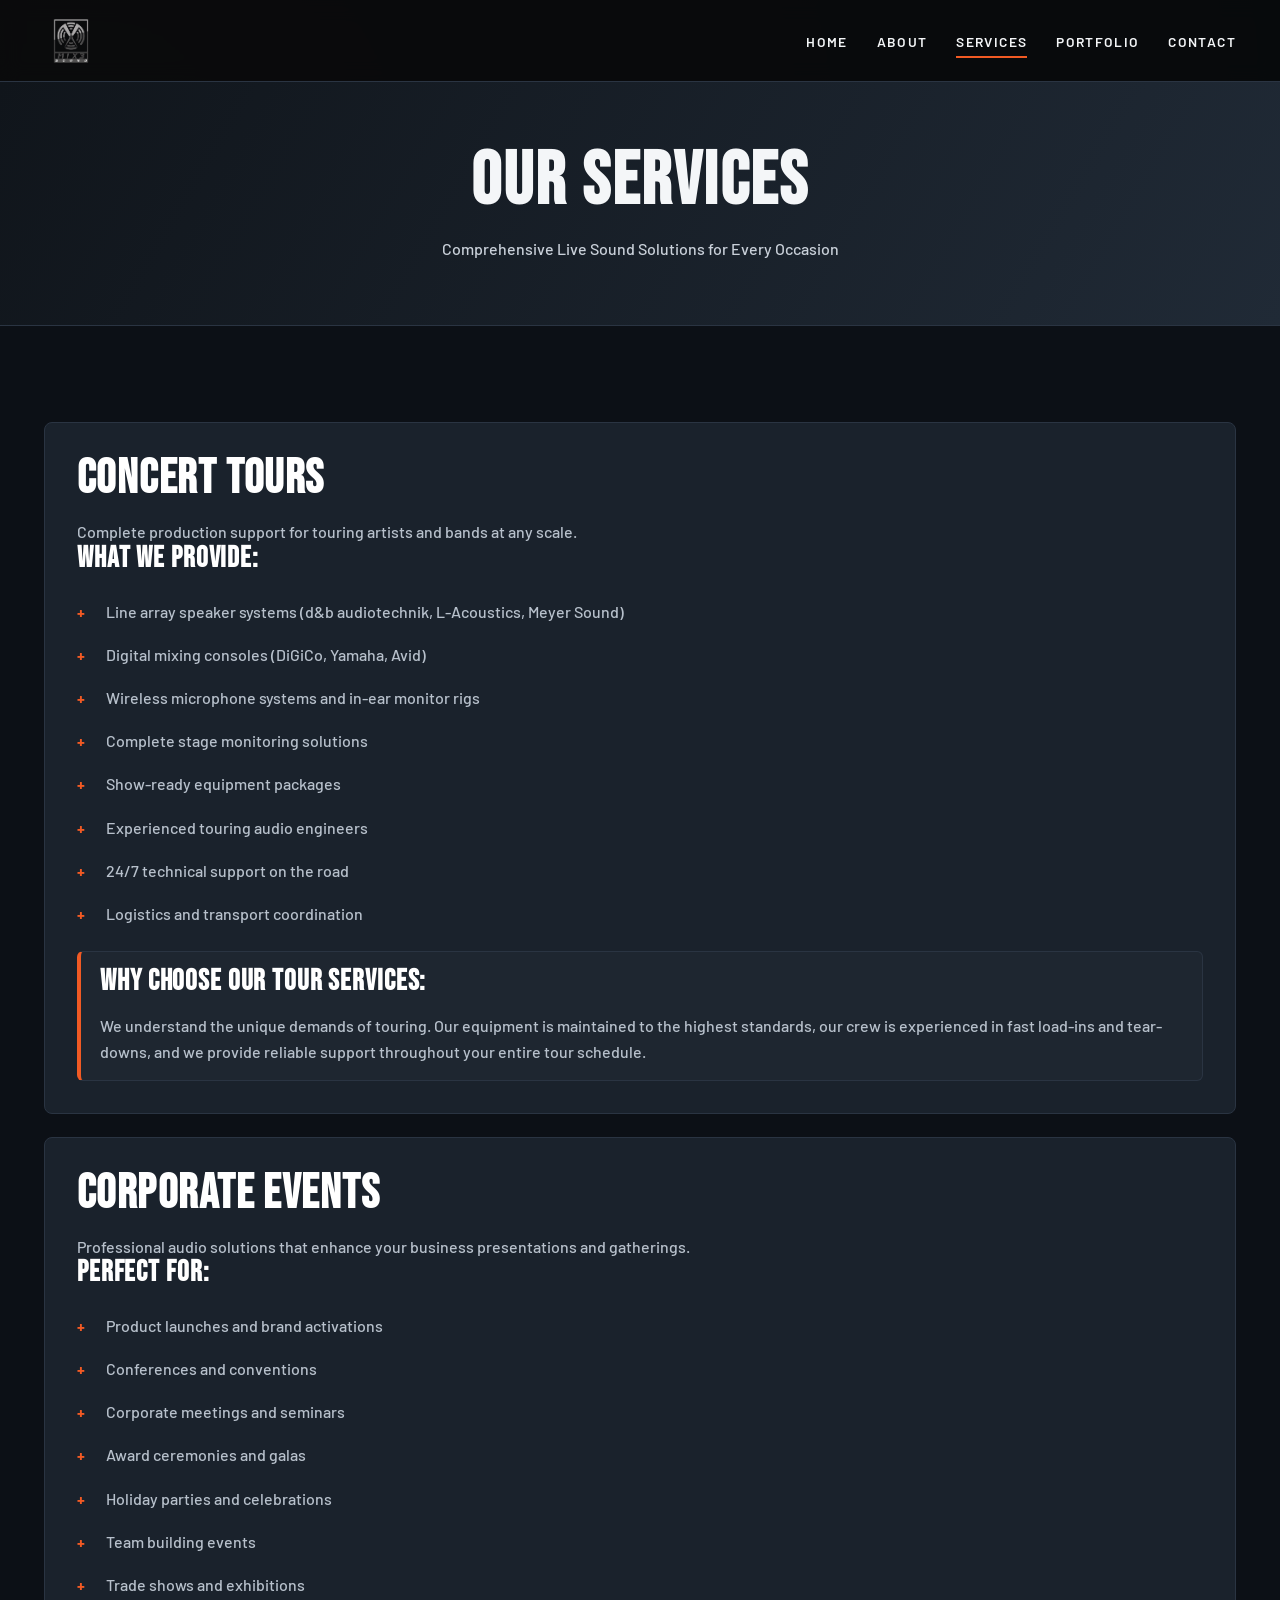
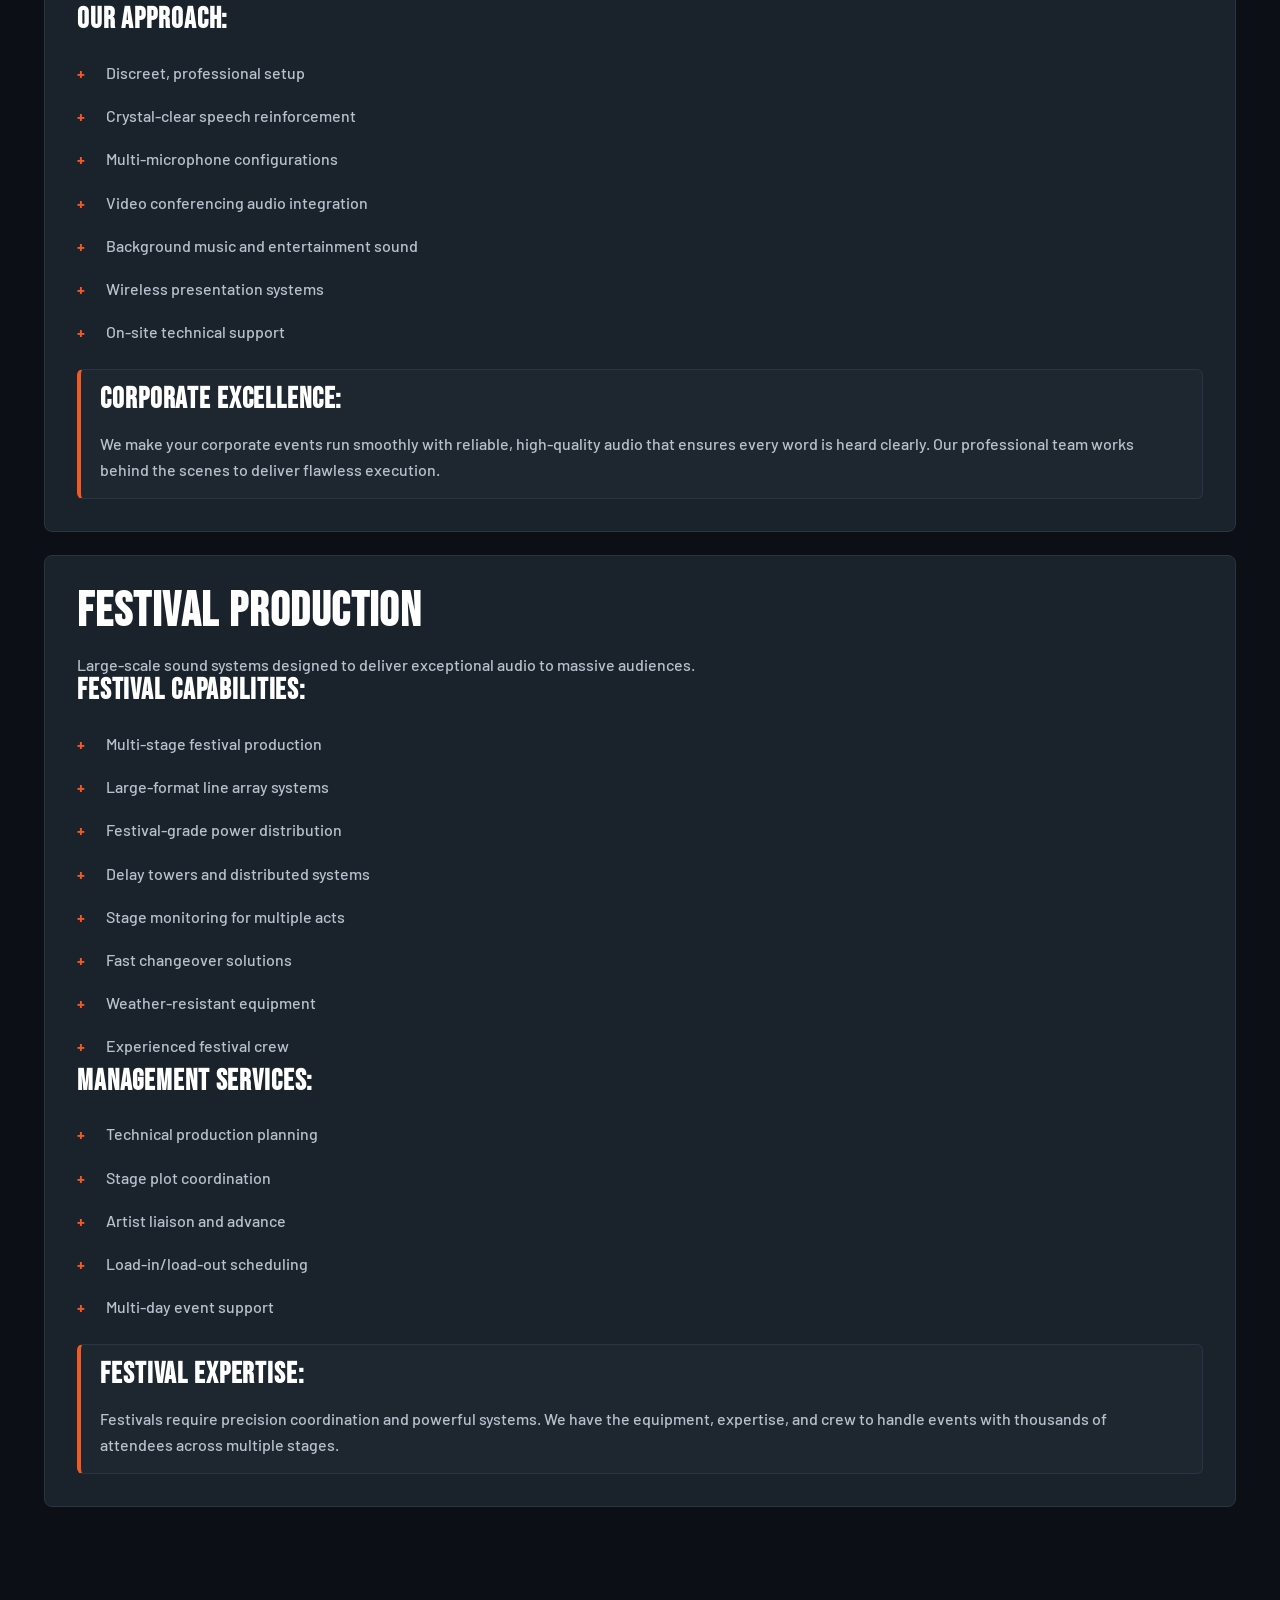
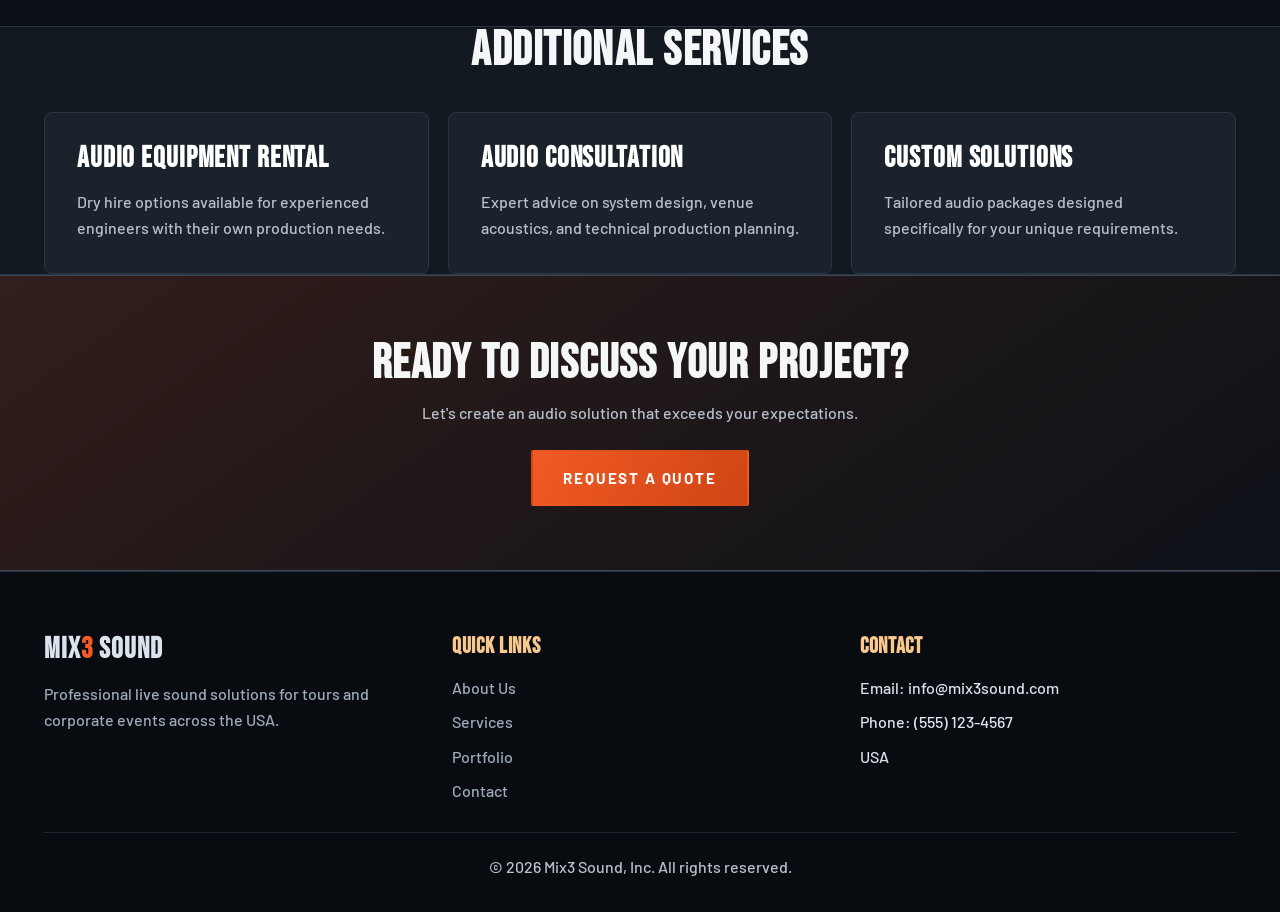
<file: services.html>
<!DOCTYPE html>
<html lang="en">
<head>
    <meta charset="UTF-8">
    <meta name="viewport" content="width=device-width, initial-scale=1.0">
    <meta name="description" content="Professional live sound services for tours, corporate events, and festivals">
    <title>Services | Mix3 Sound, Inc.</title>
    <link rel="preconnect" href="https://fonts.googleapis.com">
    <link rel="preconnect" href="https://fonts.gstatic.com" crossorigin>
    <link href="https://fonts.googleapis.com/css2?family=Ubuntu:wght@400;500;700&display=swap" rel="stylesheet">
    <link rel="stylesheet" href="css/style.css">
    <link rel="stylesheet" href="css/responsive.css">
</head>
<body>
    <!-- Navigation -->
    <nav class="navbar">
        <div class="container">
            <div class="logo">
                <a href="index.html">
                    <img src="images/logo/mix3-logo.png" alt="Mix3 Sound, Inc." class="logo-img">
                </a>
            </div>
            <ul class="nav-menu">
                <li><a href="index.html">Home</a></li>
                <li><a href="about.html">About</a></li>
                <li><a href="services.html" class="active">Services</a></li>
                <li><a href="portfolio.html">Portfolio</a></li>
                <li><a href="contact.html">Contact</a></li>
            </ul>
            <div class="hamburger">
                <span></span>
                <span></span>
                <span></span>
            </div>
        </div>
    </nav>

    <!-- Page Header -->
    <section class="page-header">
        <div class="container">
            <h1>Our Services</h1>
            <p>Comprehensive Live Sound Solutions for Every Occasion</p>
        </div>
    </section>

    <!-- Services Detail -->
    <section class="services-detail">
        <div class="container">
            
            <!-- Concert Tours -->
            <div id="tours" class="service-detail-card">
                <div class="service-detail-content">
                    <h2>Concert Tours</h2>
                    <p class="service-intro">Complete production support for touring artists and bands at any scale.</p>
                    
                    <h3>What We Provide:</h3>
                    <ul class="service-list">
                        <li>Line array speaker systems (d&b audiotechnik, L-Acoustics, Meyer Sound)</li>
                        <li>Digital mixing consoles (DiGiCo, Yamaha, Avid)</li>
                        <li>Wireless microphone systems and in-ear monitor rigs</li>
                        <li>Complete stage monitoring solutions</li>
                        <li>Show-ready equipment packages</li>
                        <li>Experienced touring audio engineers</li>
                        <li>24/7 technical support on the road</li>
                        <li>Logistics and transport coordination</li>
                    </ul>

                    <div class="service-highlights">
                        <h3>Why Choose Our Tour Services:</h3>
                        <p>We understand the unique demands of touring. Our equipment is maintained to the highest standards, our crew is experienced in fast load-ins and tear-downs, and we provide reliable support throughout your entire tour schedule.</p>
                    </div>
                </div>
            </div>

            <!-- Corporate Events -->
            <div id="corporate" class="service-detail-card">
                <div class="service-detail-content">
                    <h2>Corporate Events</h2>
                    <p class="service-intro">Professional audio solutions that enhance your business presentations and gatherings.</p>
                    
                    <h3>Perfect For:</h3>
                    <ul class="service-list">
                        <li>Product launches and brand activations</li>
                        <li>Conferences and conventions</li>
                        <li>Corporate meetings and seminars</li>
                        <li>Award ceremonies and galas</li>
                        <li>Holiday parties and celebrations</li>
                        <li>Team building events</li>
                        <li>Trade shows and exhibitions</li>
                    </ul>

                    <h3>Our Approach:</h3>
                    <ul class="service-list">
                        <li>Discreet, professional setup</li>
                        <li>Crystal-clear speech reinforcement</li>
                        <li>Multi-microphone configurations</li>
                        <li>Video conferencing audio integration</li>
                        <li>Background music and entertainment sound</li>
                        <li>Wireless presentation systems</li>
                        <li>On-site technical support</li>
                    </ul>

                    <div class="service-highlights">
                        <h3>Corporate Excellence:</h3>
                        <p>We make your corporate events run smoothly with reliable, high-quality audio that ensures every word is heard clearly. Our professional team works behind the scenes to deliver flawless execution.</p>
                    </div>
                </div>
            </div>

            <!-- Festival Production -->
            <div id="festivals" class="service-detail-card">
                <div class="service-detail-content">
                    <h2>Festival Production</h2>
                    <p class="service-intro">Large-scale sound systems designed to deliver exceptional audio to massive audiences.</p>
                    
                    <h3>Festival Capabilities:</h3>
                    <ul class="service-list">
                        <li>Multi-stage festival production</li>
                        <li>Large-format line array systems</li>
                        <li>Festival-grade power distribution</li>
                        <li>Delay towers and distributed systems</li>
                        <li>Stage monitoring for multiple acts</li>
                        <li>Fast changeover solutions</li>
                        <li>Weather-resistant equipment</li>
                        <li>Experienced festival crew</li>
                    </ul>

                    <h3>Management Services:</h3>
                    <ul class="service-list">
                        <li>Technical production planning</li>
                        <li>Stage plot coordination</li>
                        <li>Artist liaison and advance</li>
                        <li>Load-in/load-out scheduling</li>
                        <li>Multi-day event support</li>
                    </ul>

                    <div class="service-highlights">
                        <h3>Festival Expertise:</h3>
                        <p>Festivals require precision coordination and powerful systems. We have the equipment, expertise, and crew to handle events with thousands of attendees across multiple stages.</p>
                    </div>
                </div>
            </div>

        </div>
    </section>

    <!-- Additional Services -->
    <section class="additional-services">
        <div class="container">
            <h2 class="section-title">Additional Services</h2>
            <div class="additional-grid">
                <div class="additional-card">
                    <h3>Audio Equipment Rental</h3>
                    <p>Dry hire options available for experienced engineers with their own production needs.</p>
                </div>
                <div class="additional-card">
                    <h3>Audio Consultation</h3>
                    <p>Expert advice on system design, venue acoustics, and technical production planning.</p>
                </div>
                <div class="additional-card">
                    <h3>Custom Solutions</h3>
                    <p>Tailored audio packages designed specifically for your unique requirements.</p>
                </div>
            </div>
        </div>
    </section>

    <!-- CTA Section -->
    <section class="cta-section">
        <div class="container">
            <h2>Ready to Discuss Your Project?</h2>
            <p>Let's create an audio solution that exceeds your expectations.</p>
            <a href="contact.html" class="btn btn-primary">Request a Quote</a>
        </div>
    </section>

    <!-- Footer -->
    <footer class="footer">
        <div class="container">
            <div class="footer-content">
                <div class="footer-col">
                    <h3>MIX<span class="highlight">3</span> SOUND</h3>
                    <p>Professional live sound solutions for tours and corporate events across the USA.</p>
                </div>
                <div class="footer-col">
                    <h4>Quick Links</h4>
                    <ul>
                        <li><a href="about.html">About Us</a></li>
                        <li><a href="services.html">Services</a></li>
                        <li><a href="portfolio.html">Portfolio</a></li>
                        <li><a href="contact.html">Contact</a></li>
                    </ul>
                </div>
                <div class="footer-col">
                    <h4>Contact</h4>
                    <ul>
                        <li>Email: info@mix3sound.com</li>
                        <li>Phone: (555) 123-4567</li>
                        <li>USA</li>
                    </ul>
                </div>
            </div>
            <div class="footer-bottom">
                <p>&copy; 2026 Mix3 Sound, Inc. All rights reserved.</p>
            </div>
        </div>
    </footer>

    <!-- Mobile Menu Script -->
    <script>
        const hamburger = document.querySelector('.hamburger');
        const navMenu = document.querySelector('.nav-menu');

        hamburger.addEventListener('click', () => {
            hamburger.classList.toggle('active');
            navMenu.classList.toggle('active');
        });

        document.querySelectorAll('.nav-menu a').forEach(link => {
            link.addEventListener('click', () => {
                hamburger.classList.remove('active');
                navMenu.classList.remove('active');
            });
        });
    </script>
</body>
</html>
</file>
<file: css/style.css>
/* ========================================
   MIX3 SOUND, INC. - MAIN STYLESHEET
   AVLFX-Inspired Visual Refresh
   ======================================== */

@import url('https://fonts.googleapis.com/css2?family=Barlow:wght@400;500;600;700&family=Bebas+Neue&display=swap');

* {
    margin: 0;
    padding: 0;
    box-sizing: border-box;
}

:root {
    --bg-main: #0c0f12;
    --bg-surface: #131920;
    --bg-elevated: #1a222c;
    --bg-soft: #f1efe9;
    --line: #2a3442;

    --primary-color: #f15a24;
    --primary-soft: #ff8f62;
    --secondary-color: #f9c88f;

    --text-light: #f4f6f8;
    --text-muted: #b7c0cb;
    --text-dark: #1a1f26;
    --text-gray: #667180;

    --spacing-xs: 0.5rem;
    --spacing-sm: 1rem;
    --spacing-md: 2rem;
    --spacing-lg: 4rem;
    --spacing-xl: 6rem;

    --font-primary: 'Barlow', 'Segoe UI', Tahoma, Geneva, Verdana, sans-serif;
    --font-heading: 'Bebas Neue', 'Impact', sans-serif;
}

body {
    font-family: var(--font-primary);
    font-weight: 500;
    line-height: 1.6;
    color: var(--text-light);
    background:
        radial-gradient(circle at 5% 5%, rgba(241, 90, 36, 0.15), transparent 30%),
        radial-gradient(circle at 95% 85%, rgba(249, 200, 143, 0.1), transparent 30%),
        var(--bg-main);
    overflow-x: hidden;
}

.container {
    max-width: 1240px;
    margin: 0 auto;
    padding: 0 24px;
}

img {
    max-width: 100%;
    height: auto;
    display: block;
}

a {
    text-decoration: none;
    color: inherit;
    transition: all 0.25s ease;
}

ul {
    list-style: none;
}

h1, h2, h3, h4, h5, h6 {
    font-family: var(--font-heading);
    letter-spacing: 0.03em;
    line-height: 1;
    margin-bottom: 1rem;
    text-transform: uppercase;
}

h1 { font-size: 4.6rem; }
h2 { font-size: 3rem; }
h3 { font-size: 1.8rem; }
h4 { font-size: 1.4rem; }

p {
    color: var(--text-muted);
}

.section-title {
    text-align: center;
    margin-bottom: 2.3rem;
    color: var(--text-light);
}

.section-intro {
    max-width: 760px;
    margin: 0 auto 2.2rem;
    text-align: center;
}

.highlight {
    color: var(--primary-color);
}

.btn {
    display: inline-block;
    padding: 14px 30px;
    border-radius: 2px;
    font-size: 0.95rem;
    font-weight: 700;
    text-transform: uppercase;
    letter-spacing: 0.12em;
    cursor: pointer;
    border: 2px solid transparent;
}

.btn-primary {
    background: linear-gradient(120deg, var(--primary-color), #cf4514);
    color: #fff;
}

.btn-primary:hover {
    transform: translateY(-3px);
    box-shadow: 0 12px 24px rgba(241, 90, 36, 0.35);
}

.btn-secondary {
    background: transparent;
    border-color: var(--text-light);
    color: var(--text-light);
}

.btn-secondary:hover {
    background: var(--text-light);
    color: var(--text-dark);
}

.link-arrow {
    color: var(--primary-soft);
    font-weight: 700;
    text-transform: uppercase;
    letter-spacing: 0.08em;
    font-size: 0.84rem;
}

.link-arrow:hover {
    color: #fff;
    transform: translateX(4px);
    display: inline-block;
}

.navbar {
    background: rgba(8, 10, 13, 0.92);
    backdrop-filter: blur(10px);
    border-bottom: 1px solid var(--line);
    padding: 0.85rem 0;
    position: sticky;
    top: 0;
    z-index: 1000;
}

.navbar .container {
    display: flex;
    justify-content: space-between;
    align-items: center;
}

.logo-img {
    height: 54px;
    width: auto;
}

.logo a {
    display: block;
    line-height: 0;
}

.nav-menu {
    display: flex;
    gap: 1.8rem;
}

.nav-menu a {
    color: var(--text-light);
    font-weight: 600;
    text-transform: uppercase;
    letter-spacing: 0.1em;
    font-size: 0.86rem;
    padding: 0.5rem 0;
    position: relative;
}

.nav-menu a::after {
    content: '';
    position: absolute;
    left: 0;
    bottom: 0;
    width: 0;
    height: 2px;
    background: var(--primary-color);
    transition: width 0.25s ease;
}

.nav-menu a:hover::after,
.nav-menu a.active::after {
    width: 100%;
}

.hamburger {
    display: none;
    flex-direction: column;
    cursor: pointer;
}

.hamburger span {
    width: 25px;
    height: 3px;
    background: var(--text-light);
    margin: 3px 0;
    transition: 0.3s;
}

.hero {
    min-height: 90vh;
    display: flex;
    align-items: center;
    position: relative;
    overflow: hidden;
    background:
        linear-gradient(rgba(8, 10, 13, 0.65), rgba(8, 10, 13, 0.8)),
        linear-gradient(120deg, #1a1f26 0%, #0d1218 60%, #202935 100%);
}

.hero::before {
    content: '';
    position: absolute;
    inset: 0;
    background-image:
        linear-gradient(rgba(255, 255, 255, 0.03) 1px, transparent 1px),
        linear-gradient(90deg, rgba(255, 255, 255, 0.03) 1px, transparent 1px);
    background-size: 38px 38px;
    mask-image: linear-gradient(to bottom, black 60%, transparent 100%);
}

.hero-overlay {
    width: 100%;
    position: relative;
    z-index: 1;
}

.hero-content {
    max-width: 830px;
    margin: 2.5rem auto 1.5rem;
    text-align: center;
}

.hero-kicker,
.hero-subtitle {
    display: inline-block;
    border: 1px solid rgba(255, 255, 255, 0.25);
    padding: 0.35rem 0.9rem;
    border-radius: 999px;
    font-size: 0.82rem;
    text-transform: uppercase;
    letter-spacing: 0.14em;
    margin-bottom: 1.1rem;
    color: #d7dde5;
}

.hero-title {
    font-size: clamp(2.9rem, 7vw, 6.4rem);
    color: #fff;
    margin-bottom: 1.2rem;
    animation: rise 0.8s ease;
}

.hero-description {
    font-size: 1.16rem;
    max-width: 760px;
    margin: 0 auto 2rem;
    color: #d3d9e1;
}

.hero-buttons {
    display: flex;
    gap: 1rem;
    justify-content: center;
    flex-wrap: wrap;
}

.about-snapshot,
.features,
.services-preview,
.visual-story,
.consultation-section,
.maintenance-section,
.about-content,
.services-detail,
.portfolio-section,
.contact-section {
    padding: var(--spacing-xl) 0;
}

.about-snapshot {
    background: linear-gradient(180deg, rgba(20, 25, 32, 0.95), rgba(13, 17, 23, 0.95));
    border-top: 1px solid var(--line);
    border-bottom: 1px solid var(--line);
}

.about-snapshot p {
    max-width: 850px;
    margin: 0 auto;
    text-align: center;
    font-size: 1.08rem;
}

.features,
.additional-services,
.testimonials,
.faq-section,
.mission-vision {
    background: var(--bg-surface);
    border-top: 1px solid var(--line);
    border-bottom: 1px solid var(--line);
}

.features-grid,
.values-grid,
.stats-grid,
.services-grid,
.additional-grid,
.testimonials-grid,
.faq-grid,
.mv-grid {
    display: grid;
    gap: 1.2rem;
}

.features-grid,
.values-grid,
.stats-grid,
.services-grid,
.additional-grid,
.testimonials-grid,
.faq-grid {
    grid-template-columns: repeat(auto-fit, minmax(250px, 1fr));
}

.feature-card,
.value-card,
.service-card,
.additional-card,
.testimonial-card,
.faq-item,
.mv-card,
.contact-info,
.service-detail-card,
.portfolio-item,
.consultation-card,
.plan-card {
    background: var(--bg-elevated);
    border: 1px solid var(--line);
    border-radius: 8px;
    padding: 2rem;
    transition: transform 0.25s ease, border-color 0.25s ease, box-shadow 0.25s ease;
}

.feature-card:hover,
.value-card:hover,
.service-card:hover,
.additional-card:hover,
.testimonial-card:hover,
.faq-item:hover,
.mv-card:hover,
.consultation-card:hover,
.plan-card:hover,
.portfolio-item:hover {
    transform: translateY(-5px);
    border-color: var(--primary-color);
    box-shadow: 0 10px 20px rgba(0, 0, 0, 0.3);
}

.feature-icon {
    font-size: 2.1rem;
    margin-bottom: 0.6rem;
}

.feature-card h3,
.value-card h3,
.service-card h3,
.additional-card h3,
.testimonial-card h3,
.faq-item h3,
.mv-card h3,
.contact-info-item h3,
.service-detail-card h2,
.service-detail-card h3,
.portfolio-info h3,
.consultation-card h3,
.plan-card h3 {
    color: #fff;
}

.page-header {
    background: linear-gradient(120deg, #10151b, #202a36);
    padding: var(--spacing-lg) 0;
    text-align: center;
    border-bottom: 1px solid var(--line);
}

.page-header p {
    color: #c9d0d9;
}

.about-grid,
.contact-grid {
    display: grid;
    gap: 2rem;
}

.about-grid {
    grid-template-columns: 1fr 1fr;
    align-items: center;
}

.about-text p,
.mv-card p,
.value-card p,
.stat-card p,
.service-intro,
.service-list li,
.service-highlights p,
.additional-card p,
.portfolio-info p,
.portfolio-category,
.testimonial-text,
.contact-form-container > p,
.contact-info-item p,
.faq-item p {
    color: var(--text-muted);
}

.placeholder-image {
    min-height: 250px;
    display: flex;
    align-items: center;
    justify-content: center;
    background: linear-gradient(135deg, #252f3c, #161d27);
    color: #9ca8b8;
    border: 1px dashed #3b4655;
    border-radius: 6px;
}

.stats-section {
    background: linear-gradient(120deg, #0d1116, #171d25);
    border-top: 1px solid var(--line);
    border-bottom: 1px solid var(--line);
    padding: var(--spacing-lg) 0;
}

.stat-card {
    text-align: center;
}

.stat-number {
    color: var(--secondary-color);
    font-size: 3.4rem;
}

.services-grid {
    grid-template-columns: repeat(auto-fit, minmax(290px, 1fr));
}

.service-card {
    padding: 2rem;
}

.visual-story {
    background: linear-gradient(180deg, #111720 0%, #0c1016 100%);
}

.gallery-grid {
    display: grid;
    grid-template-columns: repeat(auto-fit, minmax(220px, 1fr));
    gap: 1rem;
}

.gallery-card {
    min-height: 190px;
    border: 1px solid var(--line);
    border-radius: 8px;
    background:
        linear-gradient(150deg, rgba(241, 90, 36, 0.22), rgba(20, 26, 34, 0.75)),
        linear-gradient(120deg, #2d3948, #141b24);
    display: flex;
    align-items: flex-end;
    padding: 1rem;
}

.gallery-card span {
    font-size: 0.9rem;
    text-transform: uppercase;
    letter-spacing: 0.08em;
    font-weight: 700;
    color: #fff;
}

.consultation-section {
    background: var(--bg-surface);
}

.consultation-grid,
.plan-grid {
    display: grid;
    grid-template-columns: repeat(auto-fit, minmax(260px, 1fr));
    gap: 1rem;
}

.consultation-card .meta {
    color: var(--secondary-color);
    font-weight: 700;
    margin-top: 0.9rem;
}

.maintenance-section {
    background: linear-gradient(180deg, #0e141d, #121b24);
    border-top: 1px solid var(--line);
}

.plan-card {
    text-align: center;
}

.plan-card.featured {
    border-color: var(--primary-color);
    box-shadow: 0 0 0 1px rgba(241, 90, 36, 0.3);
}

.plan-price {
    color: var(--secondary-color);
    font-weight: 700;
    margin-bottom: 0.7rem;
}

.services-detail {
    background: #0c1016;
}

.service-detail-card {
    margin-bottom: 1.4rem;
}

.service-list li {
    padding: 0.55rem 0;
    padding-left: 1.8rem;
    position: relative;
}

.service-list li::before {
    content: '+';
    position: absolute;
    left: 0;
    color: var(--primary-color);
    font-weight: 700;
}

.service-highlights {
    margin-top: 1rem;
    border: 1px solid var(--line);
    border-left: 4px solid var(--primary-color);
    padding: 1rem 1.2rem;
    border-radius: 6px;
    background: rgba(255, 255, 255, 0.02);
}

.portfolio-filters {
    display: flex;
    justify-content: center;
    gap: 0.7rem;
    flex-wrap: wrap;
    margin-bottom: 2rem;
}

.filter-btn {
    padding: 0.6rem 1.3rem;
    border-radius: 3px;
    border: 1px solid #445063;
    background: transparent;
    color: #d0d7e1;
    text-transform: uppercase;
    font-weight: 700;
    letter-spacing: 0.08em;
    cursor: pointer;
}

.filter-btn:hover,
.filter-btn.active {
    background: var(--primary-color);
    border-color: var(--primary-color);
    color: #fff;
}

.portfolio-grid {
    display: grid;
    grid-template-columns: repeat(auto-fill, minmax(320px, 1fr));
    gap: 1rem;
}

.portfolio-image {
    margin-bottom: 1rem;
}

.contact-grid {
    grid-template-columns: 1.45fr 1fr;
}

.contact-form {
    display: grid;
    gap: 1rem;
}

.form-group {
    display: flex;
    flex-direction: column;
}

.form-group label {
    color: #d9e0e9;
    margin-bottom: 0.35rem;
    text-transform: uppercase;
    letter-spacing: 0.06em;
    font-size: 0.8rem;
    font-weight: 700;
}

.form-group input,
.form-group select,
.form-group textarea {
    border: 1px solid #3c4757;
    border-radius: 4px;
    background: #111821;
    color: #eef1f5;
    padding: 0.75rem;
    font-family: inherit;
}

.form-group input:focus,
.form-group select:focus,
.form-group textarea:focus {
    outline: none;
    border-color: var(--primary-color);
    box-shadow: 0 0 0 3px rgba(241, 90, 36, 0.2);
}

.success-message {
    color: #d4ffd5;
    background: rgba(14, 89, 26, 0.35);
    border: 1px solid #3f8f43;
    border-radius: 4px;
    padding: 1rem;
}

.social-links {
    border-top: 1px solid var(--line);
    padding-top: 1rem;
}

.social-link {
    color: var(--secondary-color);
    font-weight: 700;
}

.cta-section {
    padding: var(--spacing-lg) 0;
    text-align: center;
    background:
        linear-gradient(145deg, rgba(241, 90, 36, 0.16), rgba(12, 17, 24, 0.95)),
        #0d1218;
    border-top: 1px solid #3a4655;
    border-bottom: 1px solid #3a4655;
}

.cta-section h2 {
    margin-bottom: 0.8rem;
}

.cta-section p {
    margin-bottom: 1.5rem;
}

.footer {
    background: #080b0f;
    border-top: 1px solid var(--line);
    color: #dbe3ed;
    padding: var(--spacing-lg) 0 var(--spacing-md);
}

.footer-content {
    display: grid;
    grid-template-columns: repeat(auto-fit, minmax(220px, 1fr));
    gap: 2rem;
    margin-bottom: 1.8rem;
}

.footer-col h4 {
    color: var(--secondary-color);
}

.footer-col p,
.footer-col ul li a {
    color: #9eabba;
}

.footer-col ul {
    display: grid;
    gap: 0.55rem;
}

.footer-col ul li a:hover {
    color: #fff;
}

.footer-bottom {
    text-align: center;
    padding-top: 1.3rem;
    border-top: 1px solid #1f2733;
    color: #7c8898;
}

@keyframes rise {
    from {
        opacity: 0;
        transform: translateY(24px);
    }
    to {
        opacity: 1;
        transform: translateY(0);
    }
}
</file>
<file: css/responsive.css>
/* ========================================
   MIX3 SOUND, INC. - RESPONSIVE STYLESHEET
   AVLFX-Inspired Responsive Layout
   ======================================== */

@media (max-width: 1024px) {
    .container {
        padding: 0 22px;
    }

    h1 { font-size: 3.5rem; }
    h2 { font-size: 2.5rem; }

    .hero-title {
        font-size: clamp(2.5rem, 9vw, 4.6rem);
    }

    .about-grid,
    .contact-grid {
        grid-template-columns: 1fr;
    }
}

@media (max-width: 768px) {
    :root {
        --spacing-xl: 4rem;
        --spacing-lg: 3rem;
        --spacing-md: 1.4rem;
    }

    .navbar {
        padding: 0.7rem 0;
    }

    .logo-img {
        height: 44px;
    }

    .nav-menu {
        position: fixed;
        left: -100%;
        top: 70px;
        width: 100%;
        display: flex;
        flex-direction: column;
        text-align: center;
        gap: 0;
        padding: 1rem 0;
        background: #0d1218;
        border-bottom: 1px solid #2a3442;
        transition: left 0.3s ease;
    }

    .nav-menu li {
        padding: 0.65rem 0;
    }

    .nav-menu.active {
        left: 0;
    }

    .hamburger {
        display: flex;
    }

    .hamburger.active span:nth-child(1) {
        transform: rotate(-45deg) translate(-5px, 6px);
    }

    .hamburger.active span:nth-child(2) {
        opacity: 0;
    }

    .hamburger.active span:nth-child(3) {
        transform: rotate(45deg) translate(-5px, -6px);
    }

    .hero {
        min-height: 75vh;
        padding: 3.4rem 0;
    }

    .hero-kicker,
    .hero-subtitle {
        font-size: 0.72rem;
    }

    .hero-description {
        font-size: 1rem;
    }

    .hero-buttons {
        flex-direction: column;
        align-items: center;
    }

    .hero-buttons .btn {
        width: 100%;
        max-width: 290px;
    }

    .features-grid,
    .services-grid,
    .values-grid,
    .stats-grid,
    .additional-grid,
    .testimonials-grid,
    .faq-grid,
    .mv-grid,
    .gallery-grid,
    .consultation-grid,
    .plan-grid,
    .portfolio-grid {
        grid-template-columns: 1fr;
    }

    .portfolio-filters {
        flex-direction: column;
        align-items: stretch;
    }

    .filter-btn {
        width: 100%;
    }

    .feature-card,
    .value-card,
    .service-card,
    .additional-card,
    .testimonial-card,
    .faq-item,
    .mv-card,
    .contact-info,
    .service-detail-card,
    .portfolio-item,
    .consultation-card,
    .plan-card {
        padding: 1.4rem;
    }

    .page-header h1 {
        font-size: 3rem;
    }

    .page-header p {
        font-size: 1rem;
    }
}

@media (max-width: 480px) {
    .container {
        padding: 0 18px;
    }

    h1 { font-size: 2.7rem; }
    h2 { font-size: 2.1rem; }
    h3 { font-size: 1.5rem; }

    .section-title {
        margin-bottom: 1.5rem;
    }

    .hero {
        min-height: 70vh;
    }

    .hero-title {
        font-size: 2.7rem;
    }

    .btn {
        padding: 12px 20px;
    }

    .portfolio-image .placeholder-image,
    .gallery-card {
        min-height: 160px;
    }

    .stat-number {
        font-size: 2.7rem;
    }
}

@media (max-height: 620px) and (orientation: landscape) {
    .hero {
        min-height: 100vh;
        padding: 2.5rem 0;
    }

    .hero-title {
        font-size: 2.7rem;
    }
}

@media (prefers-reduced-motion: reduce) {
    *,
    *::before,
    *::after {
        animation-duration: 0.01ms !important;
        animation-iteration-count: 1 !important;
        transition-duration: 0.01ms !important;
        scroll-behavior: auto !important;
    }
}

@media print {
    .navbar,
    .hamburger,
    .hero-buttons,
    .cta-section,
    .footer {
        display: none;
    }

    body {
        background: #fff;
        color: #000;
    }
}
</file>
